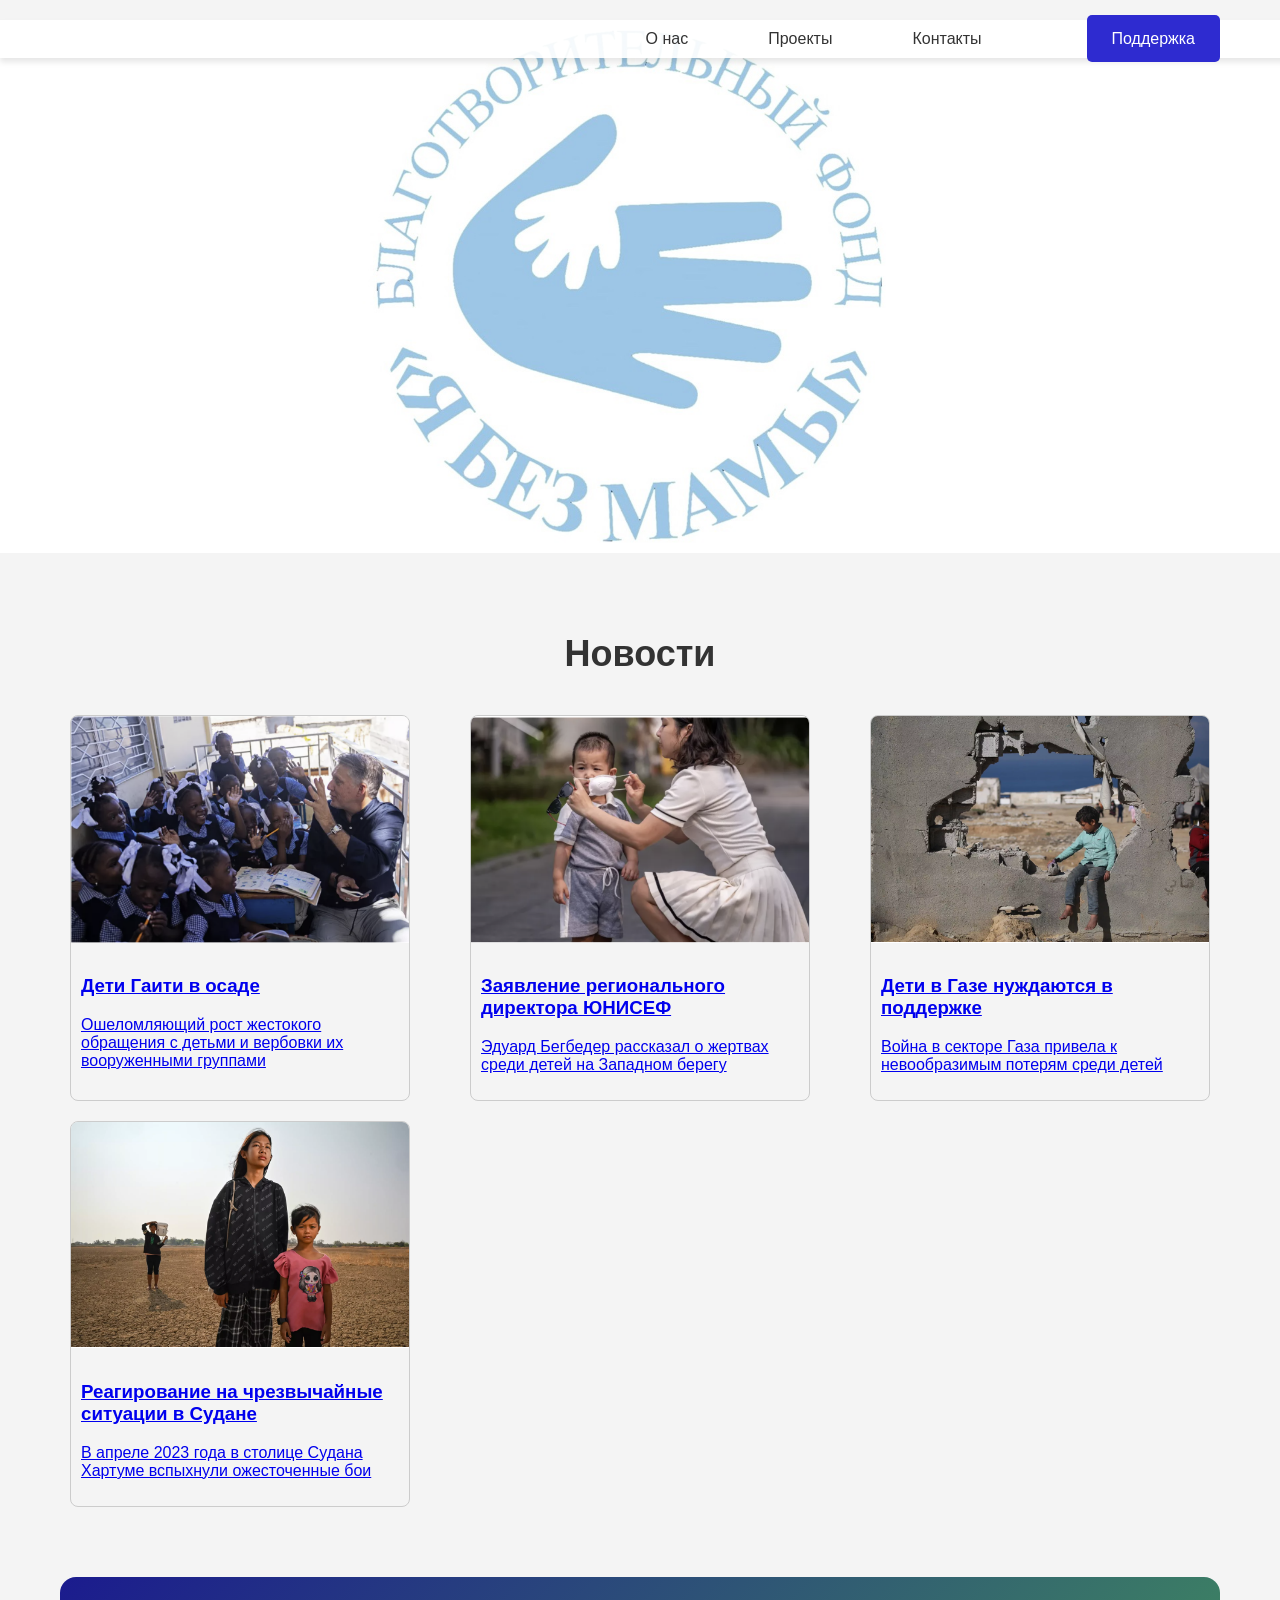
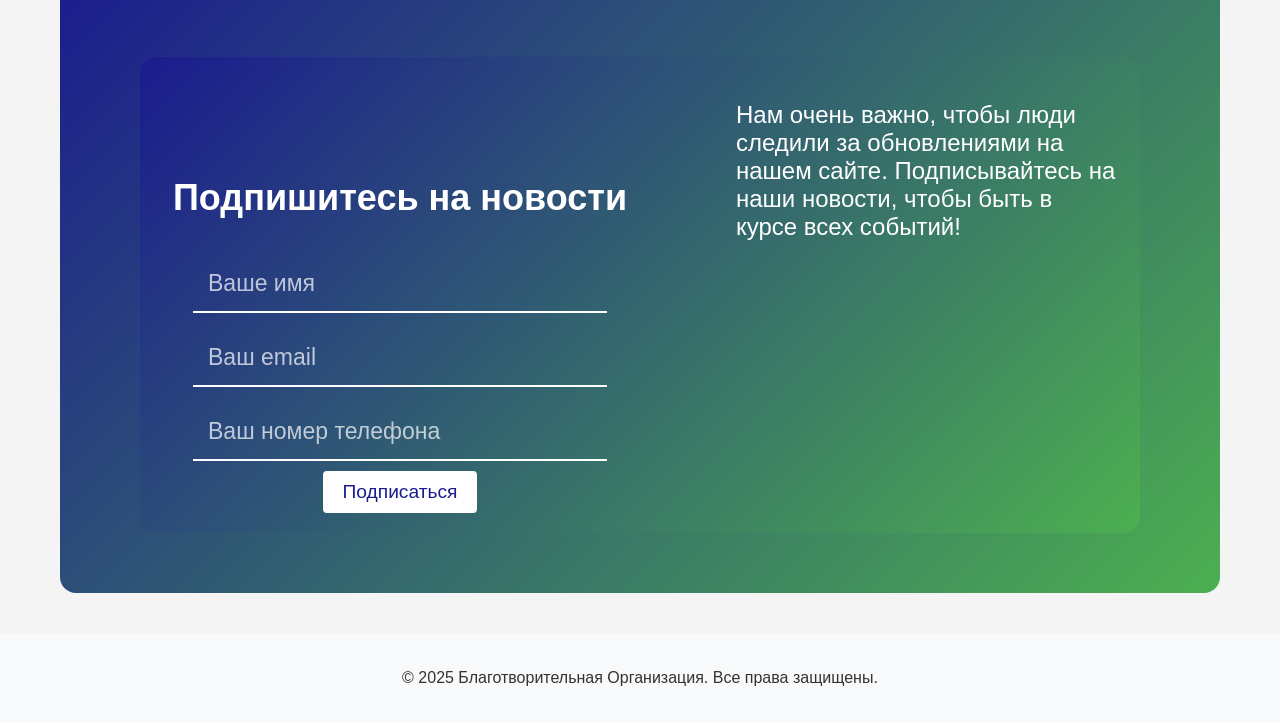
<file: index.html>
<!DOCTYPE html>
<html lang="ru">
<head>
    <meta charset="UTF-8">
    <meta name="viewport" content="width=device-width, initial-scale=1.0">
    <title>Моя страница</title>
    <link rel="stylesheet" href="styles/styles.css">


</head>
<body>
    <header>
        <nav>
            <div class="burger-menu" id="burger-menu">
                <div class="burger-line"></div>
                <div class="burger-line"></div>
                <div class="burger-line"></div>
            </div>


            <ul id="nav-links">
                <li><a href="pages/about.html">О нас</a></li>
                <li><a href="pages/projects.html">Проекты</a></li>
                <li><a href="pages/team.html">Контакты</a></li> 
                <div class="separator"></div>
                <li><a href="pages/donate.html" class="support-button">Поддержка</a></li>
            </ul>
        </nav>
    </header>

    <main>
        <img src="assets/dawn.jpg" alt="Лого" style="width: 100%; max-width: 1920px; height: auto; display: block; margin: 20px auto;">
        
        <h2 style="margin-top: 80px; font-size: 36px;">Новости</h2>
        
        <div class="news-section">
            <div class="news-card">
                <a href="pages/news1.html">
                    <img src="assets/new1.jpg" alt="Новость 1">
                    <div class="news-card-content">
                        <h3>Дети Гаити в осаде</h3>
                        <p>Ошеломляющий рост жестокого обращения с детьми и вербовки их вооруженными группами</p>
                    </div>
                </a>
            </div>
            <div class="news-card">
                <a href="pages/news2.html">
                    <img src="assets/new2.jpg" alt="Новость 2">
                    <div class="news-card-content">
                        <h3>Заявление регионального директора ЮНИСЕФ</h3>
                        <p>Эдуард Бегбедер рассказал о жертвах среди детей на Западном берегу</p>
                    </div>
                </a>
            </div>
            <div class="news-card">
                <a href="pages/news3.html">
                    <img src="assets/new3.jpg" alt="Новость 3">
                    <div class="news-card-content">
                        <h3>Дети в Газе нуждаются в поддержке</h3>
                        <p>Война в секторе Газа привела к невообразимым потерям среди детей</p>
                    </div>
                </a>
            </div>
            <div class="news-card">
                <a href="pages/news4.html">
                    <img src="assets/new4.jpg" alt="Новость 4">
                    <div class="news-card-content">
                        <h3>Реагирование на чрезвычайные ситуации в Судане</h3>
                        <p> В апреле 2023 года в столице Судана Хартуме вспыхнули ожесточенные бои</p>
                    </div>
                </a>
            </div>
        </div>

        <section class="subscribe-form">
            <div class="subscribe-form">
                <div class="form-content">
                    <h2>Подпишитесь на новости</h2>
                    <form>
                        <input type="text" placeholder="Ваше имя" required>
                        <input type="email" placeholder="Ваш email" required>
                        <input type="tel" placeholder="Ваш номер телефона" required>
                        <button type="submit">Подписаться</button>
                    </form>
                </div>
                <div class="info-text">
                    <p>Нам очень важно, чтобы люди следили за обновлениями на нашем сайте. Подписывайтесь на наши новости, чтобы быть в курсе всех событий!</p>
                </div>
            </div>
        </section>
    </main>

    
    <footer>
        <p>&copy; 2025 Благотворительная Организация. Все права защищены.</p>
    </footer>
    <script src="scripts/burger-menu.js"></script>
</body>
</html>
</file>
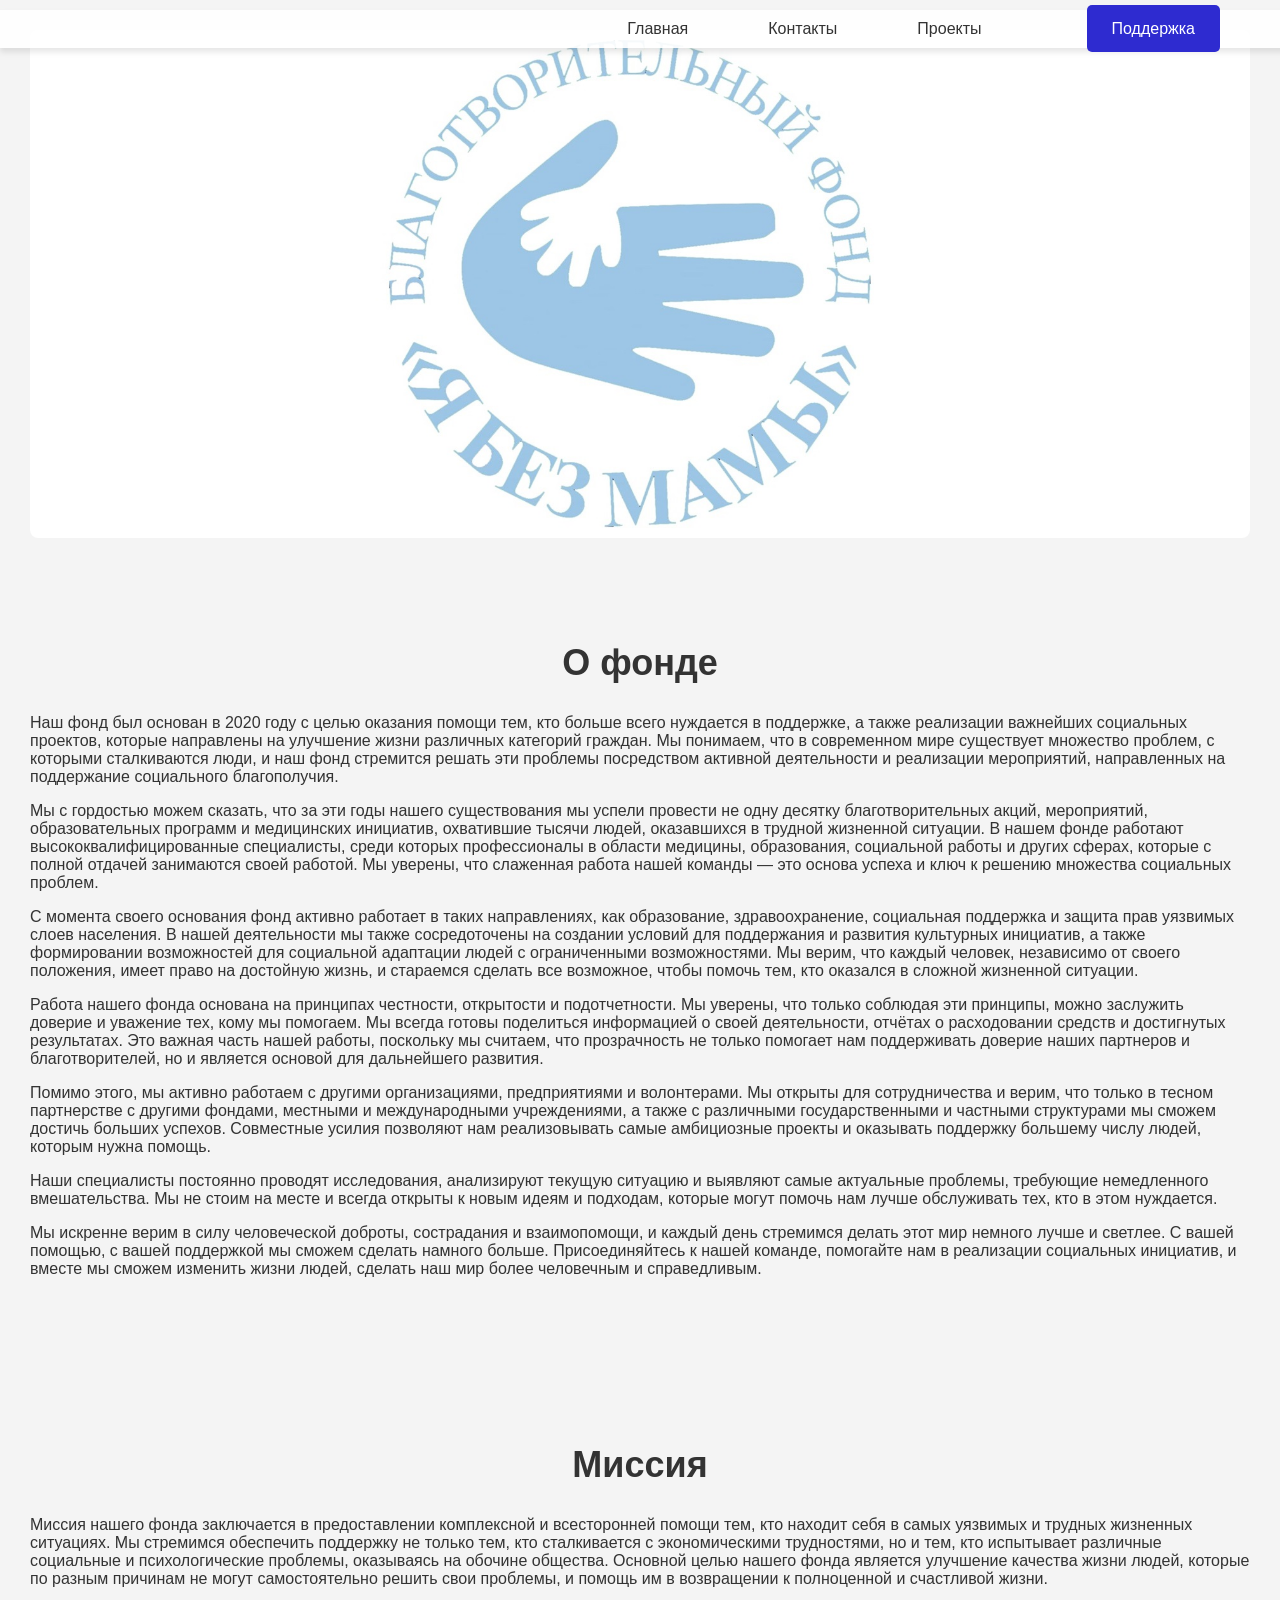
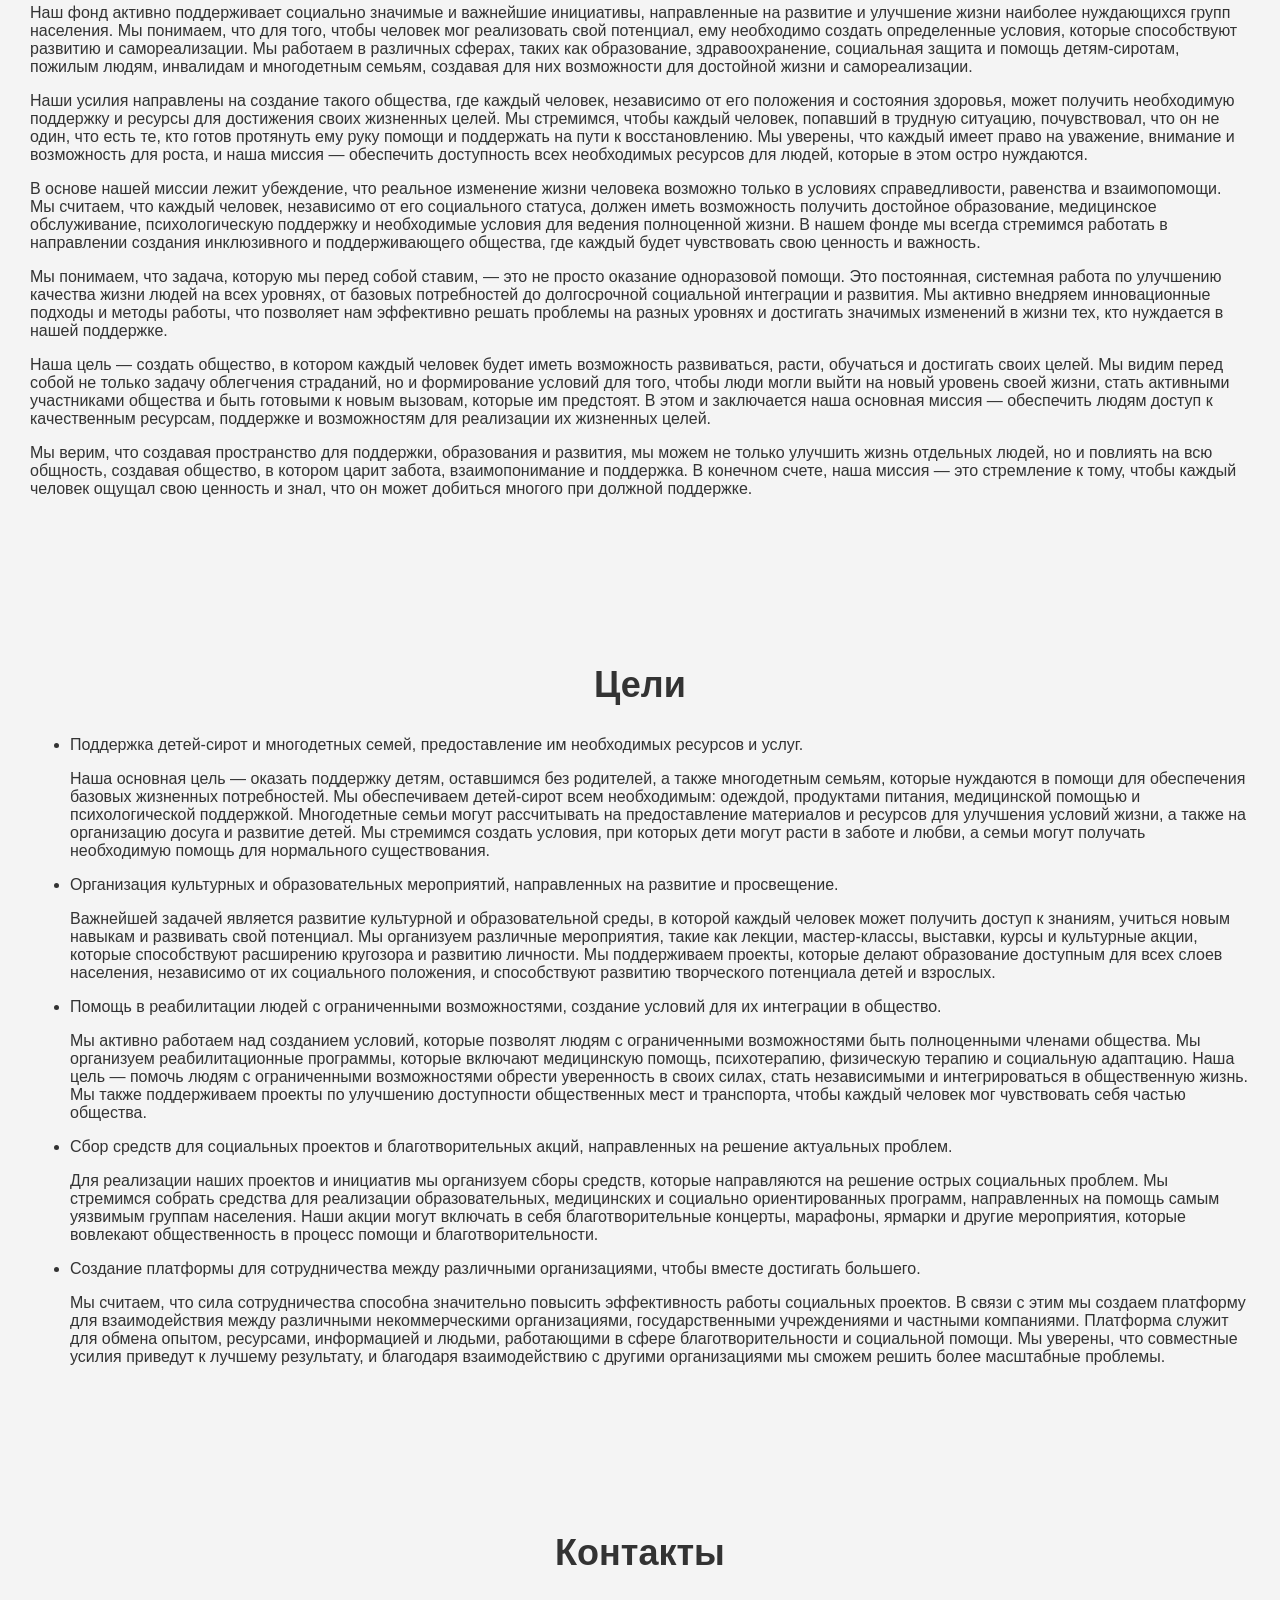
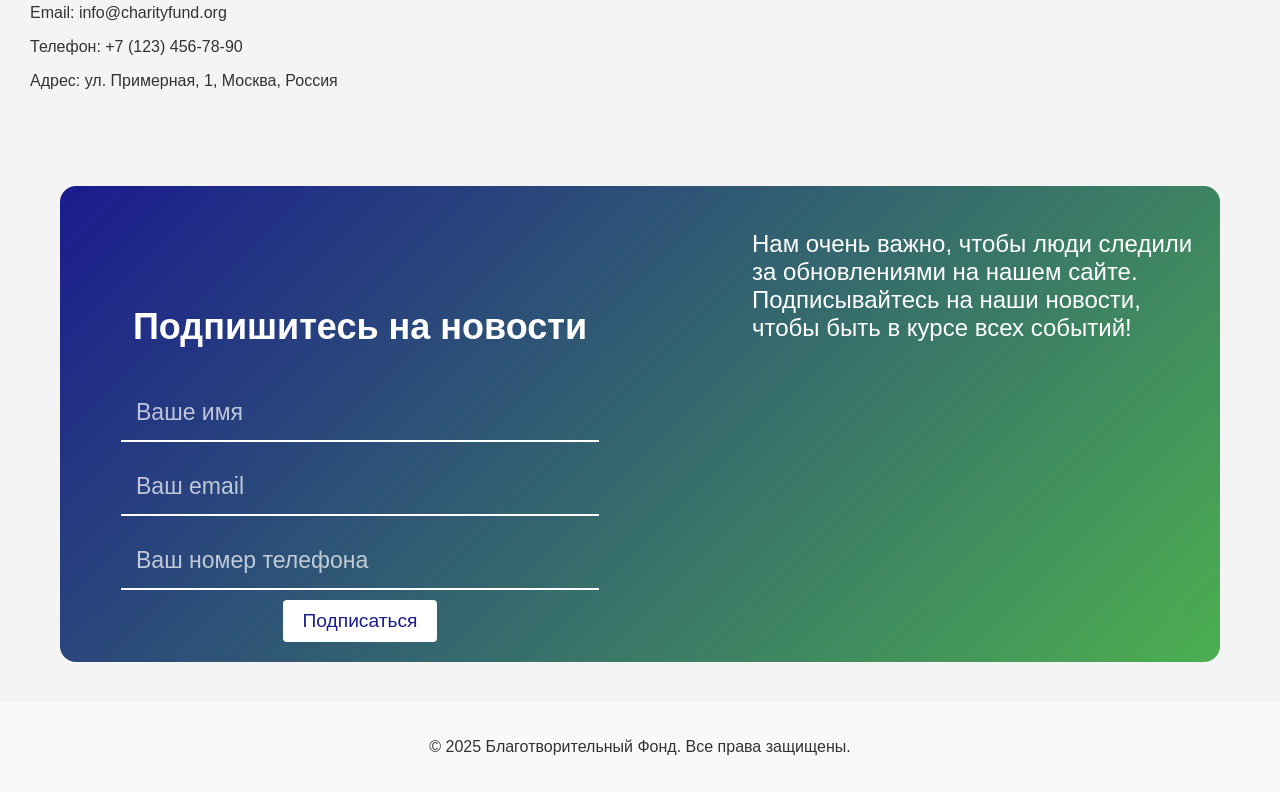
<file: pages/about.html>
<!DOCTYPE html>
<html lang="ru">
<head>
    <meta charset="UTF-8">
    <meta name="viewport" content="width=device-width, initial-scale=1.0">
    <title>Информация о фонде</title>
    <link rel="stylesheet" href="../styles/styles.css"> 
</head>
<body>

    <header>
        <nav>
            <div class="burger-menu" id="burger-menu">
                <div class="burger-line"></div>
                <div class="burger-line"></div>
                <div class="burger-line"></div>
            </div>
            
            <ul id="nav-links">                
                <li><a href="../index.html">Главная</a></li>
                <li><a href="../pages/team.html">Контакты</a></li>
                <li><a href="../pages/projects.html">Проекты</a></li>

                <div class="separator"></div>
                <li><a href="../pages/donate.html" class="support-button">Поддержка</a></li>
            </ul>
        </nav>
    </header>

    <main>
        <section id="about">
            <img src="../assets/dawn.jpg" alt="Томбов своих не бросает" style="max-width: 100%; height: auto; border-radius: 8px;">
            <h2>О фонде</h2>
            
            <p>Наш фонд был основан в 2020 году с целью оказания помощи тем, кто больше всего нуждается в поддержке, а также реализации важнейших социальных проектов, которые направлены на улучшение жизни различных категорий граждан. Мы понимаем, что в современном мире существует множество проблем, с которыми сталкиваются люди, и наш фонд стремится решать эти проблемы посредством активной деятельности и реализации мероприятий, направленных на поддержание социального благополучия.</p>
            <p>Мы с гордостью можем сказать, что за эти годы нашего существования мы успели провести не одну десятку благотворительных акций, мероприятий, образовательных программ и медицинских инициатив, охватившие тысячи людей, оказавшихся в трудной жизненной ситуации. В нашем фонде работают высококвалифицированные специалисты, среди которых профессионалы в области медицины, образования, социальной работы и других сферах, которые с полной отдачей занимаются своей работой. Мы уверены, что слаженная работа нашей команды — это основа успеха и ключ к решению множества социальных проблем.</p>
            <p>С момента своего основания фонд активно работает в таких направлениях, как образование, здравоохранение, социальная поддержка и защита прав уязвимых слоев населения. В нашей деятельности мы также сосредоточены на создании условий для поддержания и развития культурных инициатив, а также формировании возможностей для социальной адаптации людей с ограниченными возможностями. Мы верим, что каждый человек, независимо от своего положения, имеет право на достойную жизнь, и стараемся сделать все возможное, чтобы помочь тем, кто оказался в сложной жизненной ситуации.</p>
            <p>Работа нашего фонда основана на принципах честности, открытости и подотчетности. Мы уверены, что только соблюдая эти принципы, можно заслужить доверие и уважение тех, кому мы помогаем. Мы всегда готовы поделиться информацией о своей деятельности, отчётах о расходовании средств и достигнутых результатах. Это важная часть нашей работы, поскольку мы считаем, что прозрачность не только помогает нам поддерживать доверие наших партнеров и благотворителей, но и является основой для дальнейшего развития.</p>
            <p>Помимо этого, мы активно работаем с другими организациями, предприятиями и волонтерами. Мы открыты для сотрудничества и верим, что только в тесном партнерстве с другими фондами, местными и международными учреждениями, а также с различными государственными и частными структурами мы сможем достичь больших успехов. Совместные усилия позволяют нам реализовывать самые амбициозные проекты и оказывать поддержку большему числу людей, которым нужна помощь.</p>
            <p>Наши специалисты постоянно проводят исследования, анализируют текущую ситуацию и выявляют самые актуальные проблемы, требующие немедленного вмешательства. Мы не стоим на месте и всегда открыты к новым идеям и подходам, которые могут помочь нам лучше обслуживать тех, кто в этом нуждается.</p>
            <p>Мы искренне верим в силу человеческой доброты, сострадания и взаимопомощи, и каждый день стремимся делать этот мир немного лучше и светлее. С вашей помощью, с вашей поддержкой мы сможем сделать намного больше. Присоединяйтесь к нашей команде, помогайте нам в реализации социальных инициатив, и вместе мы сможем изменить жизни людей, сделать наш мир более человечным и справедливым.</p>
        </section>

        <section id="mission">
            <h2>Миссия</h2>
            <p>Миссия нашего фонда заключается в предоставлении комплексной и всесторонней помощи тем, кто находит себя в самых уязвимых и трудных жизненных ситуациях. Мы стремимся обеспечить поддержку не только тем, кто сталкивается с экономическими трудностями, но и тем, кто испытывает различные социальные и психологические проблемы, оказываясь на обочине общества. Основной целью нашего фонда является улучшение качества жизни людей, которые по разным причинам не могут самостоятельно решить свои проблемы, и помощь им в возвращении к полноценной и счастливой жизни.</p>
            <p>Наш фонд активно поддерживает социально значимые и важнейшие инициативы, направленные на развитие и улучшение жизни наиболее нуждающихся групп населения. Мы понимаем, что для того, чтобы человек мог реализовать свой потенциал, ему необходимо создать определенные условия, которые способствуют развитию и самореализации. Мы работаем в различных сферах, таких как образование, здравоохранение, социальная защита и помощь детям-сиротам, пожилым людям, инвалидам и многодетным семьям, создавая для них возможности для достойной жизни и самореализации.</p>
            <p>Наши усилия направлены на создание такого общества, где каждый человек, независимо от его положения и состояния здоровья, может получить необходимую поддержку и ресурсы для достижения своих жизненных целей. Мы стремимся, чтобы каждый человек, попавший в трудную ситуацию, почувствовал, что он не один, что есть те, кто готов протянуть ему руку помощи и поддержать на пути к восстановлению. Мы уверены, что каждый имеет право на уважение, внимание и возможность для роста, и наша миссия — обеспечить доступность всех необходимых ресурсов для людей, которые в этом остро нуждаются.</p>
            <p>В основе нашей миссии лежит убеждение, что реальное изменение жизни человека возможно только в условиях справедливости, равенства и взаимопомощи. Мы считаем, что каждый человек, независимо от его социального статуса, должен иметь возможность получить достойное образование, медицинское обслуживание, психологическую поддержку и необходимые условия для ведения полноценной жизни. В нашем фонде мы всегда стремимся работать в направлении создания инклюзивного и поддерживающего общества, где каждый будет чувствовать свою ценность и важность.</p>
            <p>Мы понимаем, что задача, которую мы перед собой ставим, — это не просто оказание одноразовой помощи. Это постоянная, системная работа по улучшению качества жизни людей на всех уровнях, от базовых потребностей до долгосрочной социальной интеграции и развития. Мы активно внедряем инновационные подходы и методы работы, что позволяет нам эффективно решать проблемы на разных уровнях и достигать значимых изменений в жизни тех, кто нуждается в нашей поддержке.</p>
            <p>Наша цель — создать общество, в котором каждый человек будет иметь возможность развиваться, расти, обучаться и достигать своих целей. Мы видим перед собой не только задачу облегчения страданий, но и формирование условий для того, чтобы люди могли выйти на новый уровень своей жизни, стать активными участниками общества и быть готовыми к новым вызовам, которые им предстоят. В этом и заключается наша основная миссия — обеспечить людям доступ к качественным ресурсам, поддержке и возможностям для реализации их жизненных целей.</p>
            <p>Мы верим, что создавая пространство для поддержки, образования и развития, мы можем не только улучшить жизнь отдельных людей, но и повлиять на всю общность, создавая общество, в котором царит забота, взаимопонимание и поддержка. В конечном счете, наша миссия — это стремление к тому, чтобы каждый человек ощущал свою ценность и знал, что он может добиться многого при должной поддержке.</p>
        </section>

        <section id="goals">
            <h2>Цели</h2>
            <ul class="goals-list">
                <li class="goal-item">
                    Поддержка детей-сирот и многодетных семей, предоставление им необходимых ресурсов и услуг.
                </li>
                <p class="goal-description">
                    Наша основная цель — оказать поддержку детям, оставшимся без родителей, а также многодетным семьям, которые нуждаются в помощи для обеспечения базовых жизненных потребностей. Мы обеспечиваем детей-сирот всем необходимым: одеждой, продуктами питания, медицинской помощью и психологической поддержкой. Многодетные семьи могут рассчитывать на предоставление материалов и ресурсов для улучшения условий жизни, а также на организацию досуга и развитие детей. Мы стремимся создать условия, при которых дети могут расти в заботе и любви, а семьи могут получать необходимую помощь для нормального существования.
                </p>
        
                <li class="goal-item">
                    Организация культурных и образовательных мероприятий, направленных на развитие и просвещение.
                </li>
                <p class="goal-description">
                    Важнейшей задачей является развитие культурной и образовательной среды, в которой каждый человек может получить доступ к знаниям, учиться новым навыкам и развивать свой потенциал. Мы организуем различные мероприятия, такие как лекции, мастер-классы, выставки, курсы и культурные акции, которые способствуют расширению кругозора и развитию личности. Мы поддерживаем проекты, которые делают образование доступным для всех слоев населения, независимо от их социального положения, и способствуют развитию творческого потенциала детей и взрослых.
                </p>
        
                <li class="goal-item">
                    Помощь в реабилитации людей с ограниченными возможностями, создание условий для их интеграции в общество.
                </li>
                <p class="goal-description">
                    Мы активно работаем над созданием условий, которые позволят людям с ограниченными возможностями быть полноценными членами общества. Мы организуем реабилитационные программы, которые включают медицинскую помощь, психотерапию, физическую терапию и социальную адаптацию. Наша цель — помочь людям с ограниченными возможностями обрести уверенность в своих силах, стать независимыми и интегрироваться в общественную жизнь. Мы также поддерживаем проекты по улучшению доступности общественных мест и транспорта, чтобы каждый человек мог чувствовать себя частью общества.
                </p>
        
                <li class="goal-item">
                    Сбор средств для социальных проектов и благотворительных акций, направленных на решение актуальных проблем.
                </li>
                <p class="goal-description">
                    Для реализации наших проектов и инициатив мы организуем сборы средств, которые направляются на решение острых социальных проблем. Мы стремимся собрать средства для реализации образовательных, медицинских и социально ориентированных программ, направленных на помощь самым уязвимым группам населения. Наши акции могут включать в себя благотворительные концерты, марафоны, ярмарки и другие мероприятия, которые вовлекают общественность в процесс помощи и благотворительности.
                </p>
        
                <li class="goal-item">
                    Создание платформы для сотрудничества между различными организациями, чтобы вместе достигать большего.
                </li>
                <p class="goal-description">
                    Мы считаем, что сила сотрудничества способна значительно повысить эффективность работы социальных проектов. В связи с этим мы создаем платформу для взаимодействия между различными некоммерческими организациями, государственными учреждениями и частными компаниями. Платформа служит для обмена опытом, ресурсами, информацией и людьми, работающими в сфере благотворительности и социальной помощи. Мы уверены, что совместные усилия приведут к лучшему результату, и благодаря взаимодействию с другими организациями мы сможем решить более масштабные проблемы.
                </p>
            </ul>
        </section>
        
        <section id="contacts">
            <h2>Контакты</h2>
            <p>Email: info@charityfund.org</p>
            <p>Телефон: +7 (123) 456-78-90</p>
            <p>Адрес: ул. Примерная, 1, Москва, Россия</p>
        </section>

        <section class="subscribe-form">
            <div class="form-content">
                <h2>Подпишитесь на новости</h2>
                <form>
                    <input type="text" placeholder="Ваше имя" required>
                    <input type="email" placeholder="Ваш email" required>
                    <input type="tel" placeholder="Ваш номер телефона" required>
                    <button type="submit">Подписаться</button>
                </form>
            </div>
            <div class="info-text">
                <p>Нам очень важно, чтобы люди следили за обновлениями на нашем сайте. Подписывайтесь на наши новости, чтобы быть в курсе всех событий!</p>
            </div>
        </section>
    </main>

    <footer>
        <p>&copy; 2025 Благотворительный Фонд. Все права защищены.</p>
    </footer>

    <script src="../scripts/burger-menu.js"></script>
</body>
</html>
</file>
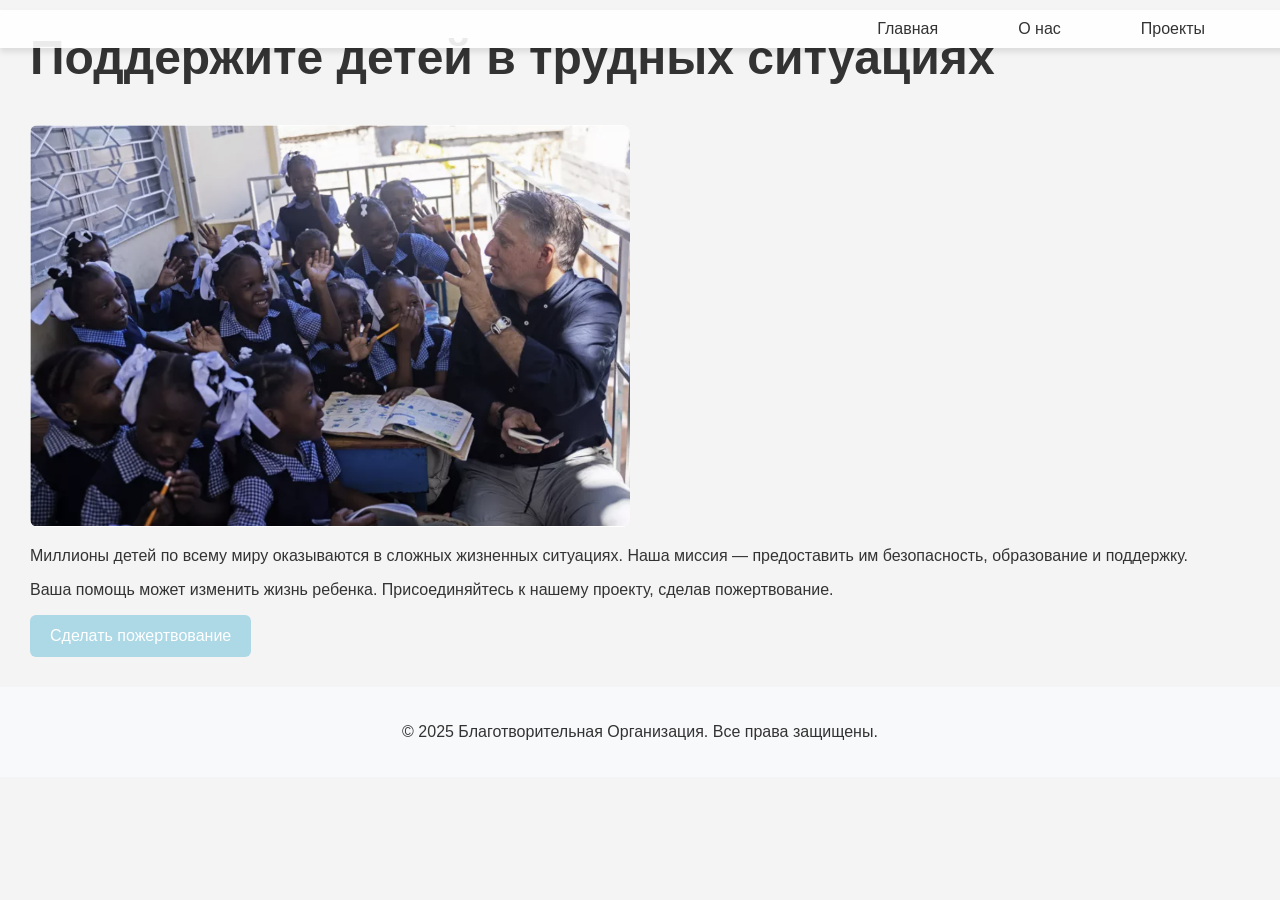
<file: pages/children_help.html>
<!DOCTYPE html>
<html lang="ru">
<head>
    <meta charset="UTF-8">
    <meta name="viewport" content="width=device-width, initial-scale=1.0">
    <title>Помощь детям</title>
    <link rel="stylesheet" href="../styles/styles.css">
</head>
<body>
    <header>
        <nav>
            <div class="burger-menu" id="burger-menu">
                <div class="burger-line"></div>
                <div class="burger-line"></div>
                <div class="burger-line"></div>
            </div>
            
            <ul id="nav-links">
                <li><a href="../index.html">Главная</a></li>
                <li><a href="../pages/about.html">О нас</a></li>
                <li><a href="../pages/projects.html">Проекты</a></li>
            </ul>
        </nav>
    </header>

    <section>
        <h1>Поддержите детей в трудных ситуациях</h1>
        <img src="../assets/new1.jpg" alt="Ребенок в трудной ситуации" style="width: 100%; max-width: 600px; border-radius: 8px;">
        <p>
            Миллионы детей по всему миру оказываются в сложных жизненных ситуациях.  
            Наша миссия — предоставить им безопасность, образование и поддержку.
        </p>
        <p>
            Ваша помощь может изменить жизнь ребенка.  
            Присоединяйтесь к нашему проекту, сделав пожертвование.
        </p>
        <a href="../pages/donate.html">
            <button class="donate-button">Сделать пожертвование</button>
        </a>
    </section>

    <footer>
        <p>&copy; 2025 Благотворительная Организация. Все права защищены.</p>
    </footer>

    <script src="../scripts/burger-menu.js"></script>
</body>
</html>
</file>
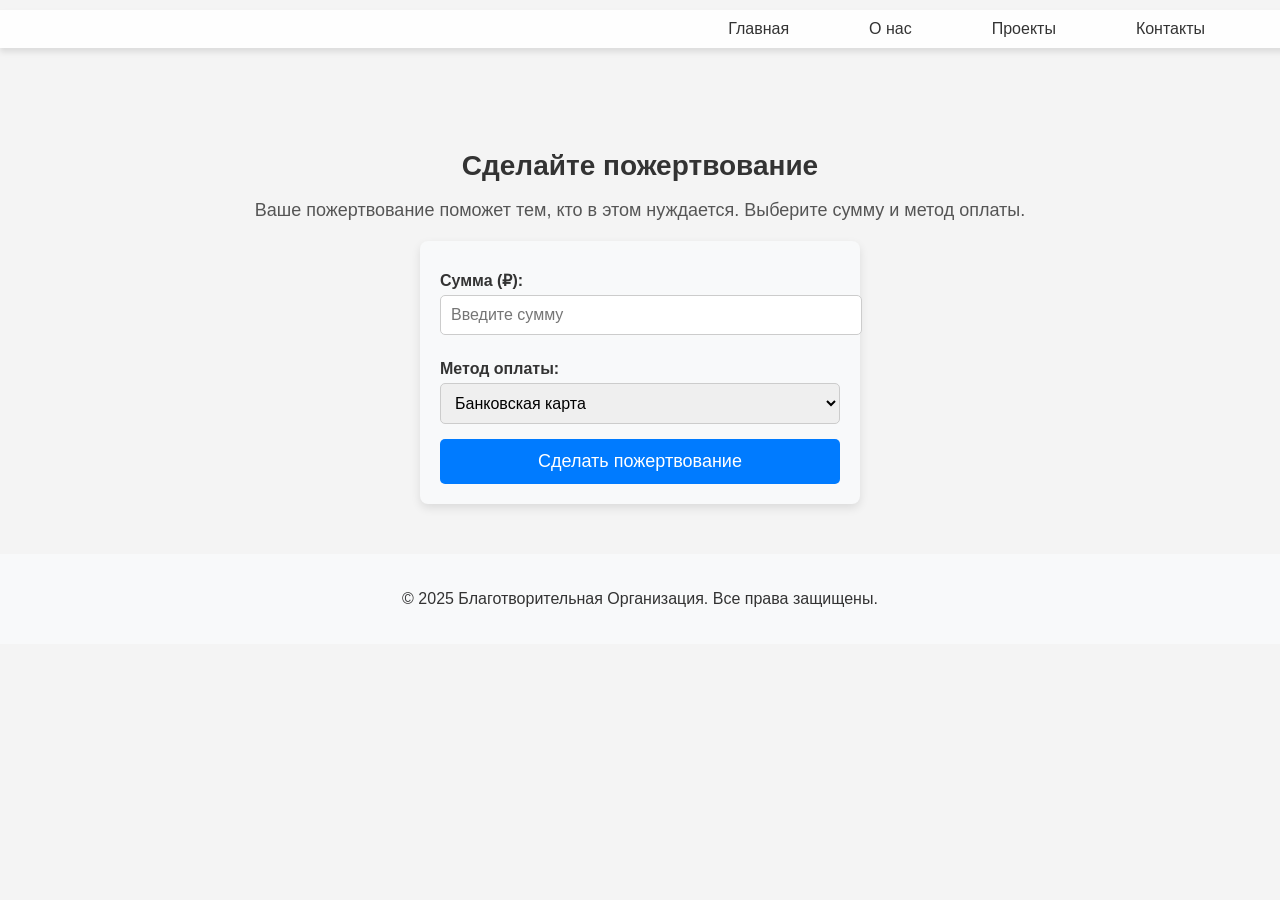
<file: pages/donate.html>
<!DOCTYPE html>
<html lang="ru">
<head>
    <meta charset="UTF-8">
    <meta name="viewport" content="width=device-width, initial-scale=1.0">
    <link rel="stylesheet" href="../styles/styles.css">
    <title>Пожертвования</title>
</head>
<body>
    <header>
        <nav>
            <div class="burger-menu" id="burger-menu">
                <div class="burger-line"></div>
                <div class="burger-line"></div>
                <div class="burger-line"></div>
            </div>
            
            <ul id="nav-links">
                <li><a href="../index.html">Главная</a></li>
                <li><a href="../pages/about.html">О нас</a></li>
                <li><a href="../pages/projects.html">Проекты</a></li>
                <li><a href="../pages/team.html">Контакты</a></li>
            </ul>
        </nav>
    </header>
    <section class="donation-section">
        <h2 class="donation-title">Сделайте пожертвование</h2>
        <p class="donation-text">Ваше пожертвование поможет тем, кто в этом нуждается. Выберите сумму и метод оплаты.</p>
        
        <form id="donation-form" class="donation-form">
            <label for="amount" class="donation-label">Сумма (₽):</label>
            <input type="number" id="amount" name="amount" class="donation-input" min="50" required placeholder="Введите сумму">
            
            <label for="payment-method" class="donation-label">Метод оплаты:</label>
            <select id="payment-method" name="payment-method" class="donation-select" required>
                <option value="card">Банковская карта</option>
                <option value="paypal">PayPal</option>
                <option value="yoomoney">ЮMoney</option>
                <option value="crypto">Криптовалюта</option>
            </select>

            <button type="submit" class="donation-button">Сделать пожертвование</button>
        </form>
    </section>


    <footer>
        <p>&copy; 2025 Благотворительная Организация. Все права защищены.</p>
    </footer>

    <script>
        document.getElementById("donation-form").addEventListener("submit", function(event) {
            event.preventDefault();
            const amount = document.getElementById("amount").value;
            const method = document.getElementById("payment-method").value;

            if (amount < 50) {
                alert("Минимальная сумма пожертвования - 50 ₽");
            } else {
                alert(`Спасибо за пожертвование в размере ${amount} ₽ с помощью ${method}!`);
            }
        });
    </script>

<script src="../scripts/burger-menu.js"></script>
</body>
</html>
</file>
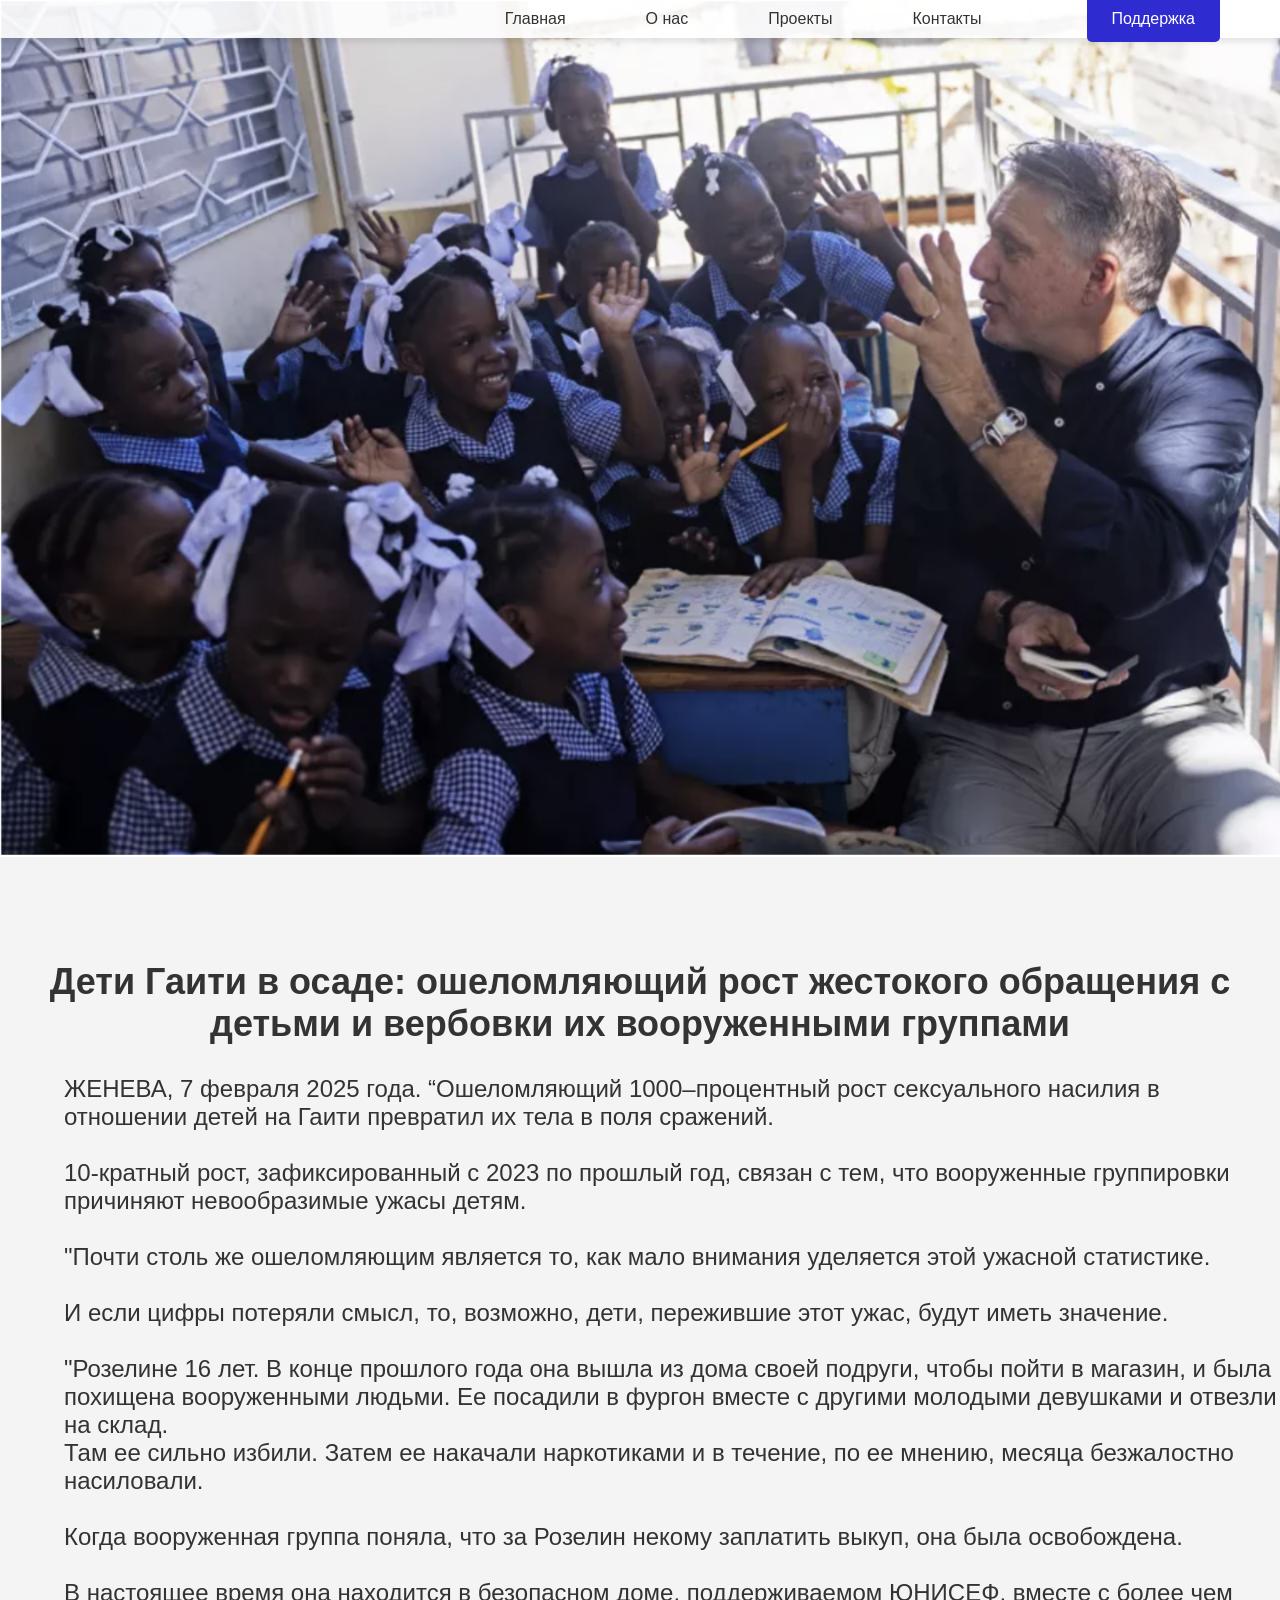
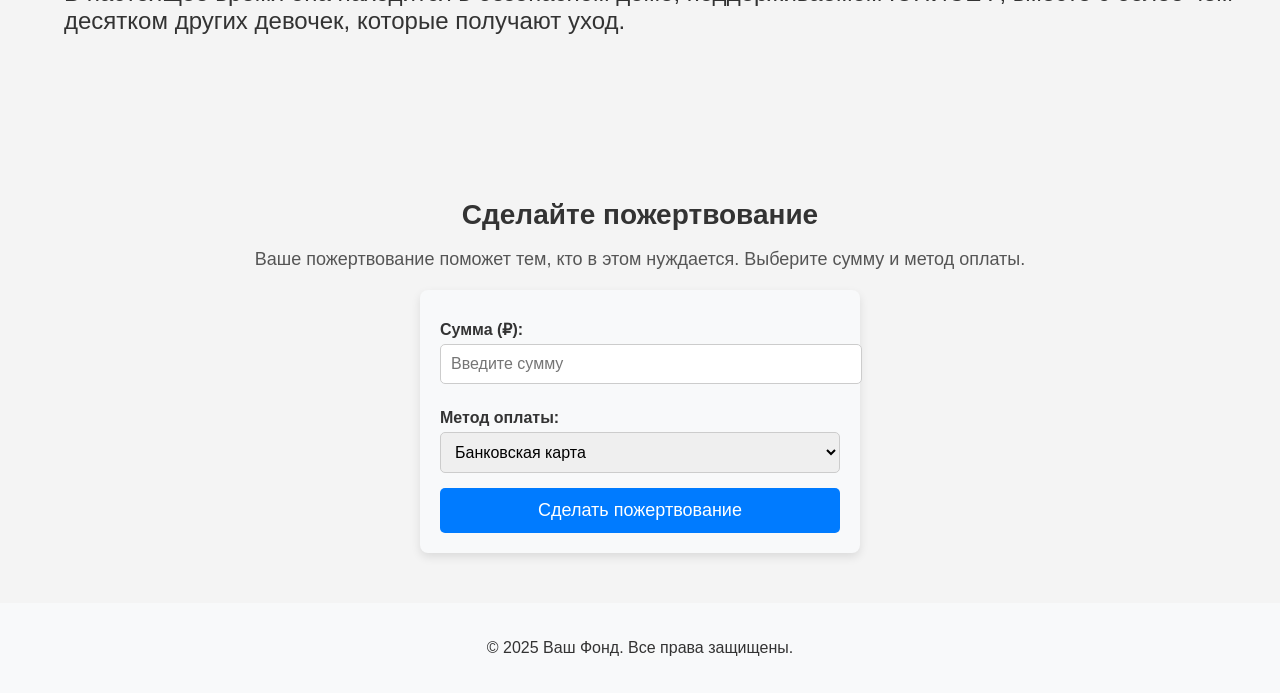
<file: pages/news1.html>
<!DOCTYPE html>
<html lang="ru">
<head>
    <meta charset="UTF-8">
    <meta name="viewport" content="width=device-width, initial-scale=1.0">
    <title>Дети Гаити в осаде</title>
    <link rel="stylesheet" href="../styles/styles.css"> 
</head>
<body>
    <header>
        <nav>
            <div class="burger-menu" id="burger-menu">
                <div class="burger-line"></div>
                <div class="burger-line"></div>
                <div class="burger-line"></div>
            </div>


            <ul id="nav-links">
                <li><a href="../index.html">Главная</a></li>
                <li><a href="../pages/about.html">О нас</a></li>
                <li><a href="../pages/projects.html">Проекты</a></li>
                <li><a href="../pages/team.html">Контакты</a></li> 
                <div class="separator"></div>
                <li><a href="../pages/donate.html" class="support-button">Поддержка</a></li>
            </ul>
        </nav>
    </header>

    <main>

        <article id="news1">
            
            <img src="../assets/new1.jpg" alt="Описание картинки 1" style="width: 100%;">
            <h2 style="font-size: 36px;">Дети Гаити в осаде: ошеломляющий рост жестокого обращения с детьми и вербовки их вооруженными группами</h2>
            <p style="font-size: 24px;width: 100%; padding-left: 5%; max-width: 95%; overflow: auto; ">
                ЖЕНЕВА, 7 февраля 2025 года. “Ошеломляющий 1000–процентный рост 
                сексуального насилия в отношении детей на Гаити превратил их тела 
                в поля сражений.<br>
                <br>
                10-кратный рост, зафиксированный с 2023 по прошлый год, связан с тем,
                что вооруженные группировки причиняют невообразимые ужасы детям.<br>
                <br>
                "Почти столь же ошеломляющим является то, как мало внимания уделяется
                этой ужасной статистике.<br>
                <br>
                И если цифры потеряли смысл, то, возможно, дети, пережившие этот ужас,
                будут иметь значение.<br>
                <br>                
                "Розелине 16 лет. В конце прошлого года она вышла из дома своей 
                подруги, чтобы пойти в магазин, и была похищена вооруженными людьми. 
                Ее посадили в фургон вместе с другими молодыми девушками и 
                отвезли на склад.<br>
                Там ее сильно избили. Затем ее накачали наркотиками и в течение,
                по ее мнению, месяца безжалостно насиловали.<br>
                <br>
                Когда вооруженная группа поняла, что за Розелин некому заплатить 
                выкуп, она была освобождена. <br>
                <br>
                В настоящее время она находится в безопасном доме, поддерживаемом ЮНИСЕФ, 
                вместе с более чем десятком других девочек, которые получают уход.</p>
            
                <section class="donation-section">
                    <h2 class="donation-title">Сделайте пожертвование</h2>
                    <p class="donation-text">Ваше пожертвование поможет тем, кто в этом нуждается. Выберите сумму и метод оплаты.</p>
                    
                    <form id="donation-form" class="donation-form">
                        <label for="amount" class="donation-label">Сумма (₽):</label>
                        <input type="number" id="amount" name="amount" class="donation-input" min="50" required placeholder="Введите сумму">
                        
                        <label for="payment-method" class="donation-label">Метод оплаты:</label>
                        <select id="payment-method" name="payment-method" class="donation-select" required>
                            <option value="card">Банковская карта</option>
                            <option value="paypal">PayPal</option>
                            <option value="yoomoney">ЮMoney</option>
                            <option value="crypto">Криптовалюта</option>
                        </select>
            
                        <button type="submit" class="donation-button">Сделать пожертвование</button>
                    </form>
                </section>
            
        </article>

    
    </main>

    <footer>
        <p>&copy; 2025 Ваш Фонд. Все права защищены.</p>
    </footer>
    <script src="../scripts/burger-menu.js"></script>
</body>
</html>
</file>
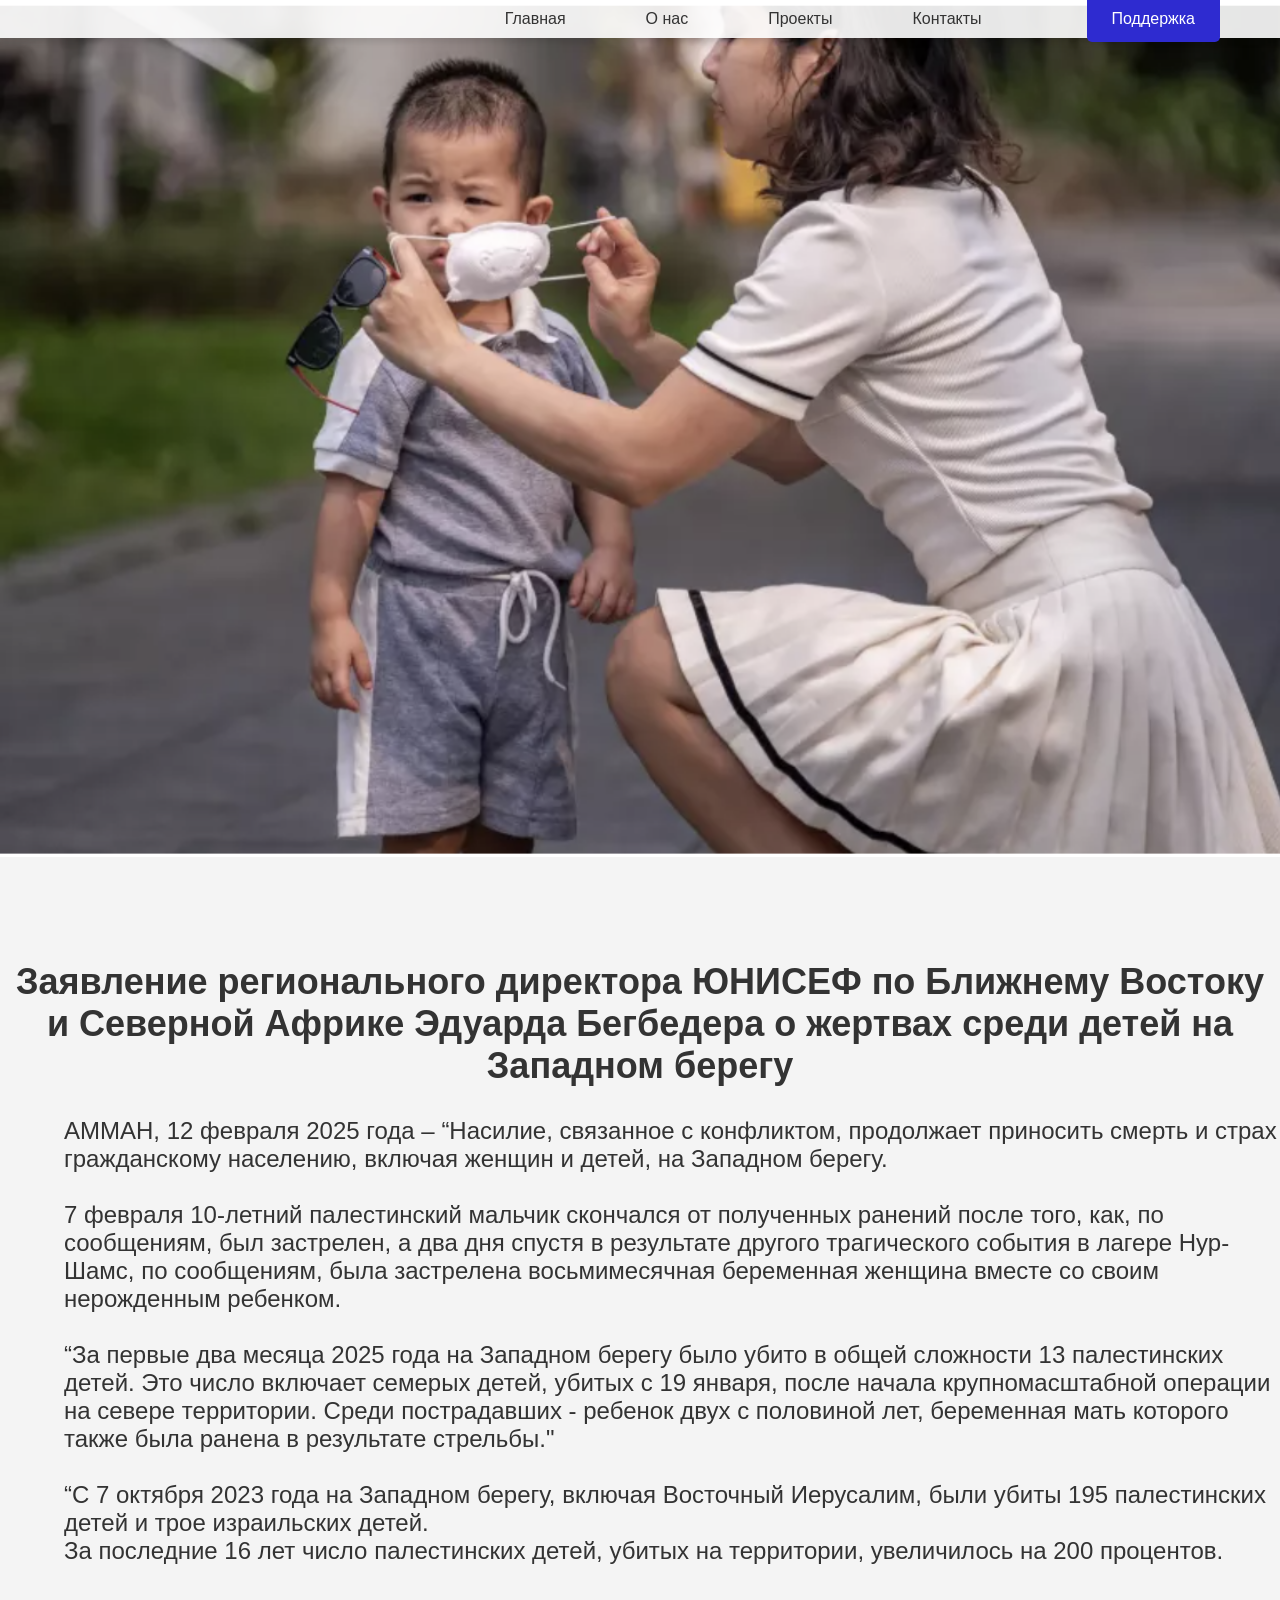
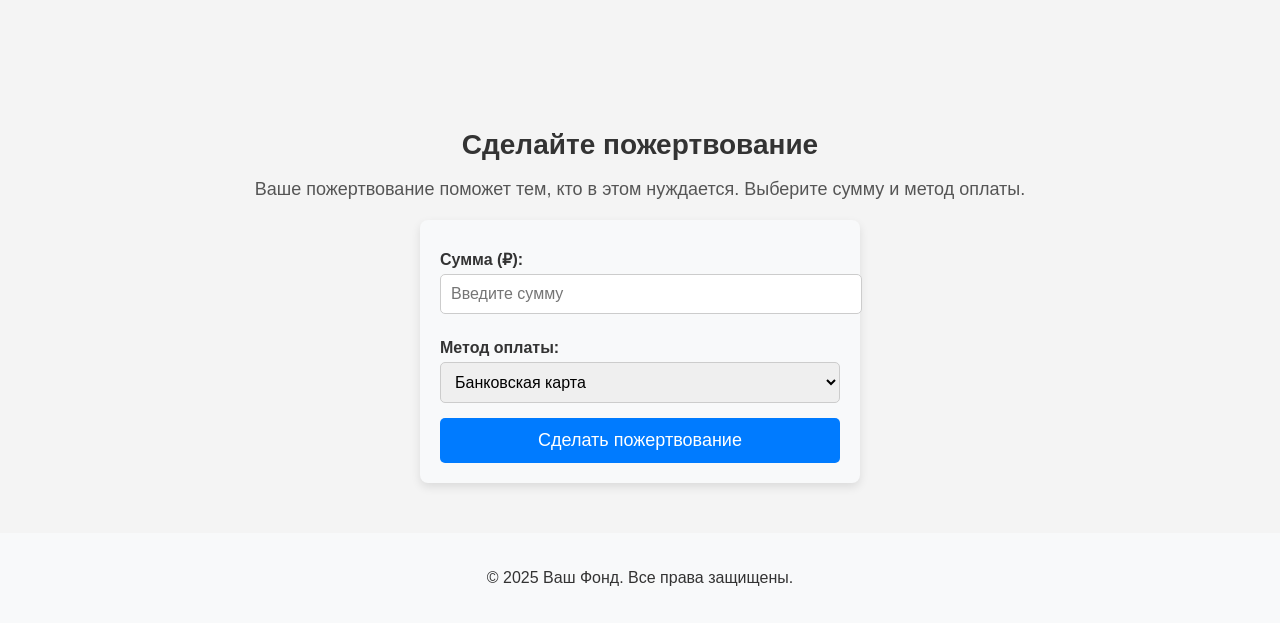
<file: pages/news2.html>
<!DOCTYPE html>
<html lang="ru">
<head>
    <meta charset="UTF-8">
    <meta name="viewport" content="width=device-width, initial-scale=1.0">
    <title>Дети Гаити в осаде</title>
    <link rel="stylesheet" href="../styles/styles.css"> 
</head>
<body>
    <header>
        <nav>
            <div class="burger-menu" id="burger-menu">
                <div class="burger-line"></div>
                <div class="burger-line"></div>
                <div class="burger-line"></div>
            </div>


            <ul id="nav-links">
                <li><a href="../index.html">Главная</a></li>
                <li><a href="../pages/about.html">О нас</a></li>
                <li><a href="../pages/projects.html">Проекты</a></li>
                <li><a href="../pages/team.html">Контакты</a></li> 
                <div class="separator"></div>
                <li><a href="../pages/donate.html" class="support-button">Поддержка</a></li>
            </ul>
        </nav>
    </header>

    <main>

        <article id="news2">
            <img src="../assets/new2.jpg" alt="Ребенок с Востока" style="width: 100%;">
            <h2 style="font-size: 36px;">Заявление регионального директора ЮНИСЕФ по Ближнему Востоку и Северной Африке Эдуарда Бегбедера о жертвах среди детей на Западном берегу</h2>

            <p style="font-size: 24px; padding-left: 5%; width: 95%; max-width: 100%; overflow: auto; ">
                АММАН, 12 февраля 2025 года – “Насилие, связанное с конфликтом,
                продолжает приносить смерть и страх гражданскому населению,
                включая женщин и детей, на Западном берегу.<br>
                <br>
                7 февраля 10-летний палестинский мальчик скончался от полученных 
                ранений после того, как, по сообщениям, был застрелен, а два дня 
                спустя в результате другого трагического события в лагере Нур-Шамс,
                 по сообщениям, была застрелена восьмимесячная беременная женщина 
                 вместе со своим нерожденным ребенком.<br>
                <br>
                “За первые два месяца 2025 года на Западном берегу было убито 
                в общей сложности 13 палестинских детей. Это число включает 
                семерых детей, убитых с 19 января, после начала крупномасштабной 
                операции на севере территории. Среди пострадавших - ребенок двух 
                с половиной лет, беременная мать которого также была ранена в 
                результате стрельбы."<br>
                <br>
                “С 7 октября 2023 года на Западном берегу, включая Восточный Иерусалим, 
                были убиты 195 палестинских детей и трое израильских детей.<br>
                За последние 16 лет число палестинских детей, убитых на территории, 
                увеличилось на 200 процентов.<br>

                </p>
            
                <section class="donation-section">
                    <h2 class="donation-title">Сделайте пожертвование</h2>
                    <p class="donation-text">Ваше пожертвование поможет тем, кто в этом нуждается. Выберите сумму и метод оплаты.</p>
                    
                    <form id="donation-form" class="donation-form">
                        <label for="amount" class="donation-label">Сумма (₽):</label>
                        <input type="number" id="amount" name="amount" class="donation-input" min="50" required placeholder="Введите сумму">
                        
                        <label for="payment-method" class="donation-label">Метод оплаты:</label>
                        <select id="payment-method" name="payment-method" class="donation-select" required>
                            <option value="card">Банковская карта</option>
                            <option value="paypal">PayPal</option>
                            <option value="yoomoney">ЮMoney</option>
                            <option value="crypto">Криптовалюта</option>
                        </select>
            
                        <button type="submit" class="donation-button">Сделать пожертвование</button>
                    </form>
                </section>
        </article>

    
    </main>

    <footer>
        <p>&copy; 2025 Ваш Фонд. Все права защищены.</p>
    </footer>
    <script src="../scripts/burger-menu.js"></script>
</body>
</html>
</file>
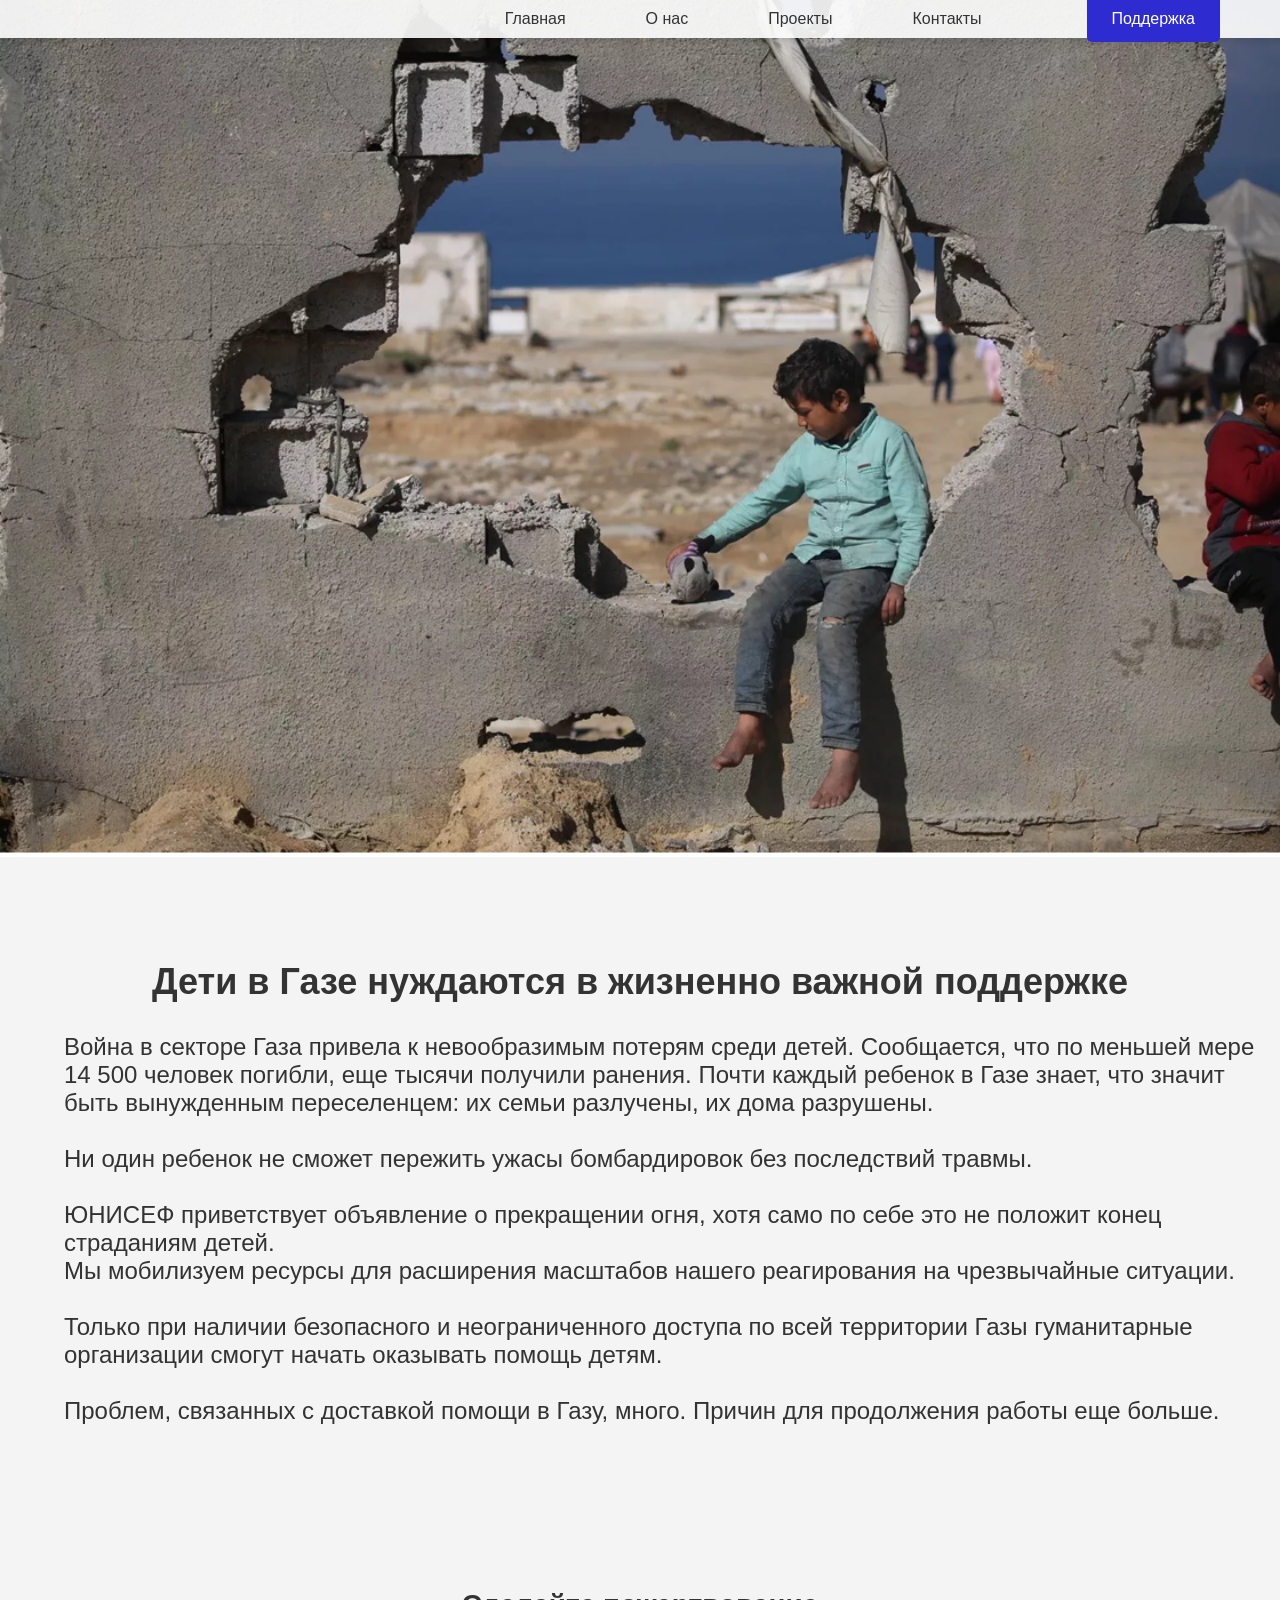
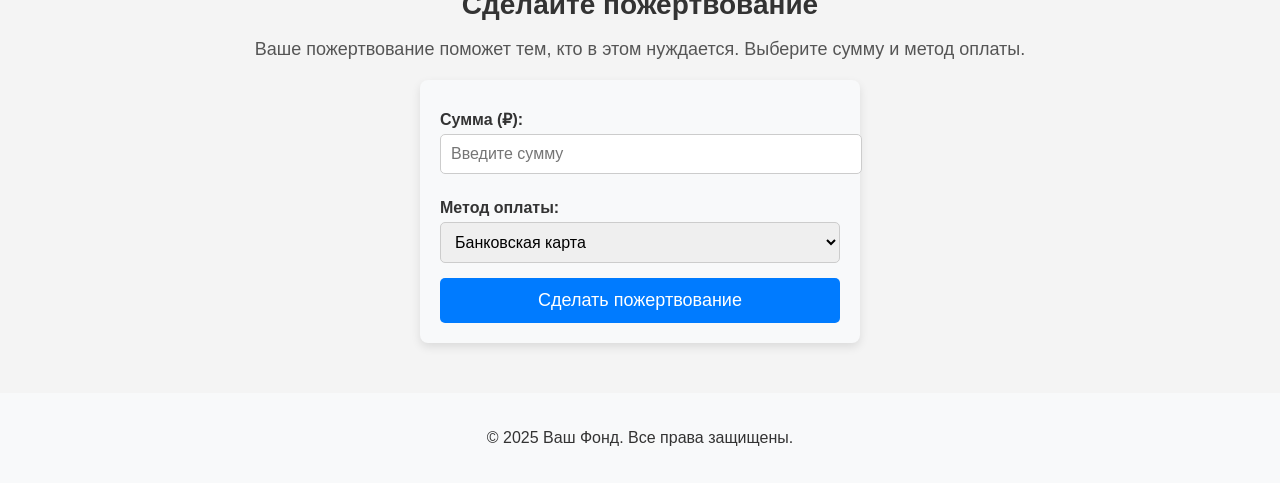
<file: pages/news3.html>
<!DOCTYPE html>
<html lang="ru">
<head>
    <meta charset="UTF-8">
    <meta name="viewport" content="width=device-width, initial-scale=1.0">
    <title>Дети в Газе</title>
    <link rel="stylesheet" href="../styles/styles.css"> 

</head>
<body>
    <header>
        <nav>
            <div class="burger-menu" id="burger-menu">
                <div class="burger-line"></div>
                <div class="burger-line"></div>
                <div class="burger-line"></div>
            </div>


            <ul id="nav-links">
                <li><a href="../index.html">Главная</a></li>
                <li><a href="../pages/about.html">О нас</a></li>
                <li><a href="../pages/projects.html">Проекты</a></li>
                <li><a href="../pages/team.html">Контакты</a></li> 
                <div class="separator"></div>
                <li><a href="../pages/donate.html" class="support-button">Поддержка</a></li>
            </ul>
        </nav>
    </header>

    <main>

           
            <img src="../assets/new3.jpg" alt="Дети из Сектора Газа" style="width: 100%;">
            <h2 style="font-size: 36px;">Дети в Газе нуждаются в жизненно важной поддержке</h2>
            <p style="font-size: 24px; padding-left: 5%; width: 95%; max-width: 100%; overflow: auto; ">
                Война в секторе Газа привела к невообразимым потерям среди детей.
                Сообщается, что по меньшей мере 14 500 человек погибли, еще 
                тысячи получили ранения. Почти каждый ребенок в Газе знает, 
                что значит быть вынужденным переселенцем: их семьи разлучены, 
                их дома разрушены.<br>
                <br>
                Ни один ребенок не сможет пережить ужасы бомбардировок без 
                последствий травмы.<br>
                <br>
                ЮНИСЕФ приветствует объявление о прекращении огня, хотя 
                само по себе это не положит конец страданиям детей.<br>
                Мы мобилизуем ресурсы для расширения масштабов нашего 
                реагирования на чрезвычайные ситуации. <br>
                <br>
                Только при наличии безопасного и неограниченного доступа 
                по всей территории Газы гуманитарные организации смогут 
                начать оказывать помощь детям.<br>
                <br>
                Проблем, связанных с доставкой помощи в Газу, много. 
                Причин для продолжения работы еще больше.</p>
            
                <section class="donation-section">
                    <h2 class="donation-title">Сделайте пожертвование</h2>
                    <p class="donation-text">Ваше пожертвование поможет тем, кто в этом нуждается. Выберите сумму и метод оплаты.</p>
                    
                    <form id="donation-form" class="donation-form">
                        <label for="amount" class="donation-label">Сумма (₽):</label>
                        <input type="number" id="amount" name="amount" class="donation-input" min="50" required placeholder="Введите сумму">
                        
                        <label for="payment-method" class="donation-label">Метод оплаты:</label>
                        <select id="payment-method" name="payment-method" class="donation-select" required>
                            <option value="card">Банковская карта</option>
                            <option value="paypal">PayPal</option>
                            <option value="yoomoney">ЮMoney</option>
                            <option value="crypto">Криптовалюта</option>
                        </select>
            
                        <button type="submit" class="donation-button">Сделать пожертвование</button>
                    </form>
                </section>

    
    </main>

    <footer>
        <p>&copy; 2025 Ваш Фонд. Все права защищены.</p>
    </footer>
    <script src="../scripts/burger-menu.js"></script>
</body>
</html>
</file>
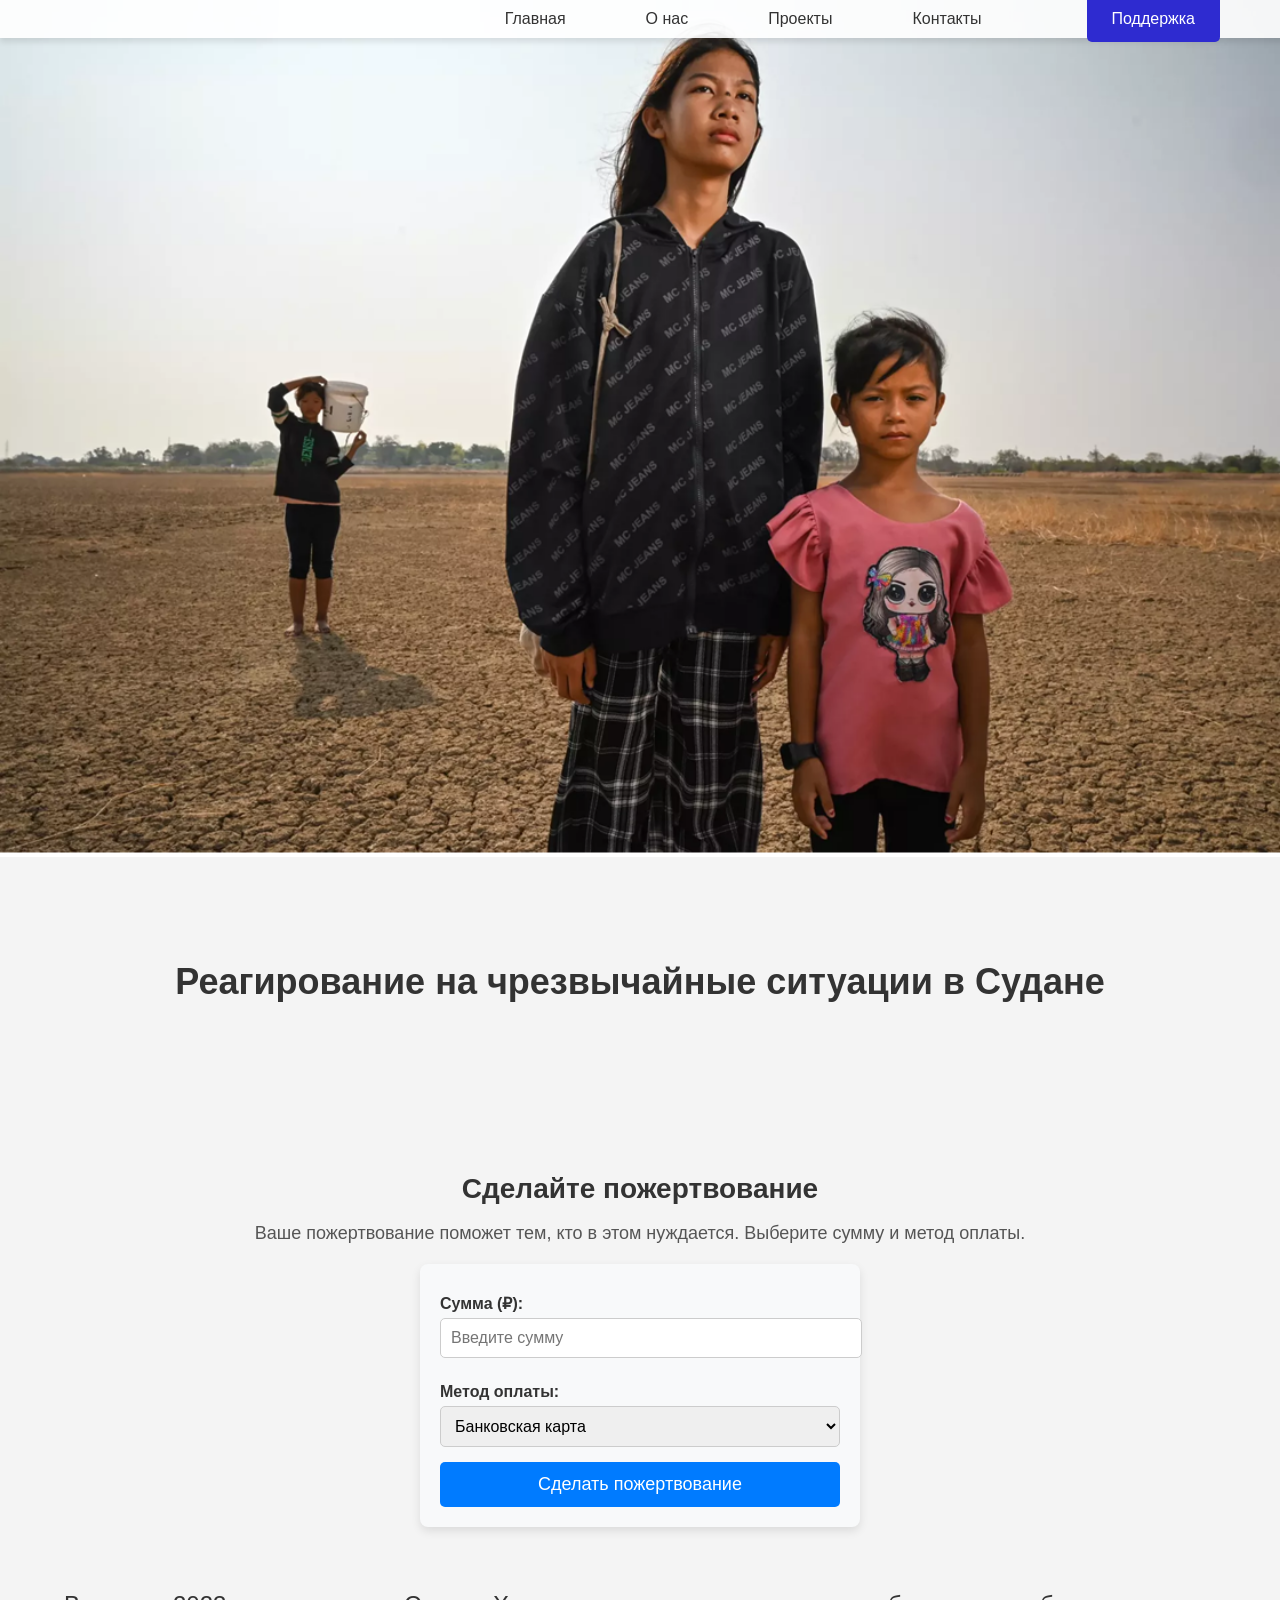
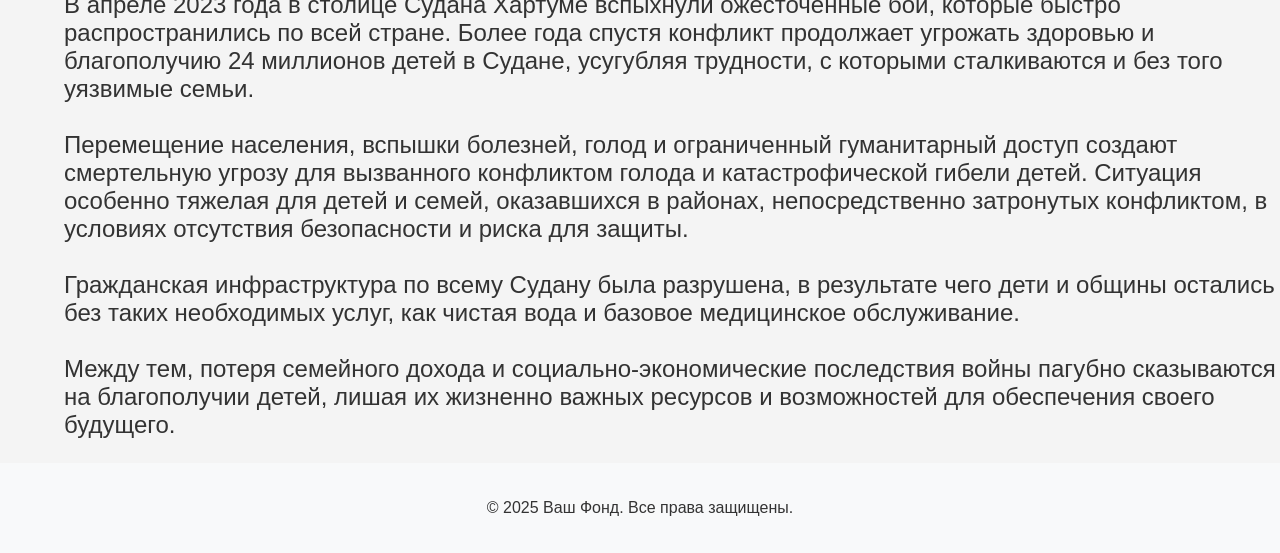
<file: pages/news4.html>
<!DOCTYPE html>
<html lang="ru">
<head>
    <meta charset="UTF-8">
    <meta name="viewport" content="width=device-width, initial-scale=1.0">
    <title>Дети Гаити в осаде</title>
    <link rel="stylesheet" href="../styles/styles.css"> 
</head>
<body>
    <header>
        <nav>
            <div class="burger-menu" id="burger-menu">
                <div class="burger-line"></div>
                <div class="burger-line"></div>
                <div class="burger-line"></div>
            </div>
            <ul id="nav-links">
                <li><a href="../index.html">Главная</a></li>
                <li><a href="../pages/about.html">О нас</a></li>
                <li><a href="../pages/projects.html">Проекты</a></li>
                <li><a href="../pages/team.html">Контакты</a></li> 
                <div class="separator"></div>
                <li><a href="../pages/donate.html" class="support-button">Поддержка</a></li>
            </ul>
        </nav>
    </header>

    <main>

            
            <img src="../assets/new4.jpg" alt="Ситуция в Судане" style="width: 100%;">
            <h2>Реагирование на чрезвычайные ситуации в Судане</h2>
            <section class="donation-section">
                <h2 class="donation-title">Сделайте пожертвование</h2>
                <p class="donation-text">Ваше пожертвование поможет тем, кто в этом нуждается. Выберите сумму и метод оплаты.</p>
                
                <form id="donation-form" class="donation-form">
                    <label for="amount" class="donation-label">Сумма (₽):</label>
                    <input type="number" id="amount" name="amount" class="donation-input" min="50" required placeholder="Введите сумму">
                    
                    <label for="payment-method" class="donation-label">Метод оплаты:</label>
                    <select id="payment-method" name="payment-method" class="donation-select" required>
                        <option value="card">Банковская карта</option>
                        <option value="paypal">PayPal</option>
                        <option value="yoomoney">ЮMoney</option>
                        <option value="crypto">Криптовалюта</option>
                    </select>
        
                    <button type="submit" class="donation-button">Сделать пожертвование</button>
                </form>
            </section>

            <p style="font-size: 24px;padding-left: 5%; max-width: 95%; overflow: auto; ">
                В апреле 2023 года в столице Судана Хартуме вспыхнули ожесточенные бои,
                которые быстро распространились по всей стране. Более года 
                спустя конфликт продолжает угрожать здоровью и благополучию 
                24 миллионов детей в Судане, усугубляя трудности, с которыми 
                сталкиваются и без того уязвимые семьи.<br>
                <br>
                Перемещение населения, вспышки болезней, голод и ограниченный 
                гуманитарный доступ создают смертельную угрозу для вызванного 
                конфликтом голода и катастрофической гибели детей. 
                Ситуация особенно тяжелая для детей и семей, оказавшихся в районах, 
                непосредственно затронутых конфликтом, в условиях отсутствия 
                безопасности и риска для защиты.<br>
                <br>
                Гражданская инфраструктура по всему Судану была разрушена, 
                в результате чего дети и общины остались без таких 
                необходимых услуг, как чистая вода и базовое медицинское обслуживание.<br>
                <br>
                Между тем, потеря семейного дохода и социально-экономические 
                последствия войны пагубно сказываются на благополучии детей, 
                лишая их жизненно важных ресурсов и возможностей для обеспечения 
                своего будущего.</p>
            
           

    
    </main>

    <footer>
        <p>&copy; 2025 Ваш Фонд. Все права защищены.</p>
    </footer>
    <script src="../scripts/burger-menu.js"></script>
</body>
</html>
</file>
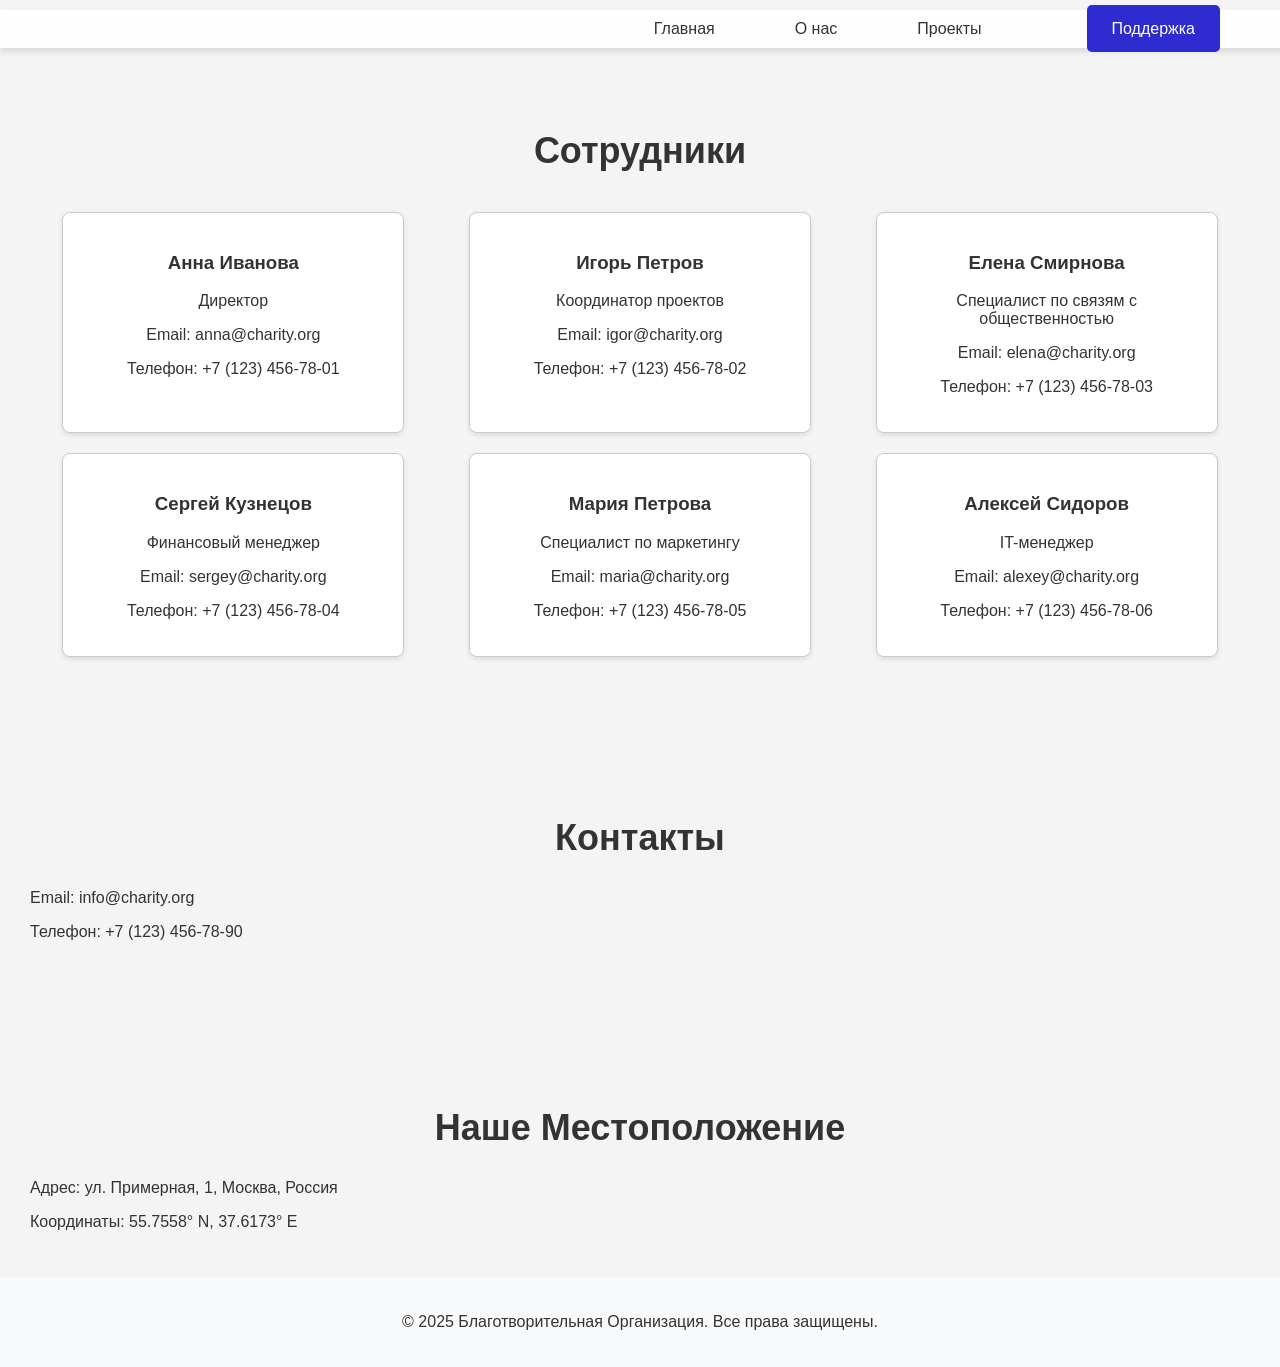
<file: pages/team.html>
<!DOCTYPE html>
<html lang="ru">
<head>
    <meta charset="UTF-8">
    <meta name="viewport" content="width=device-width, initial-scale=1.0">
    <title>Команда Благотворительной Организации</title>
    <link rel="stylesheet" href="../styles/styles.css"> 
</head>
<body>

    <header>
        <nav>
            <div class="burger-menu" id="burger-menu">
                <div class="burger-line"></div>
                <div class="burger-line"></div>
                <div class="burger-line"></div>
            </div>
            
            <ul id="nav-links">                
                <li><a href="../index.html">Главная</a></li>
                <li><a href="../pages/about.html">О нас</a></li>
                <li><a href="../pages/projects.html">Проекты</a></li>

                <div class="separator"></div>
                <li><a href="../pages/donate.html" class="support-button">Поддержка</a></li>
            </ul>
        </nav>
    </header>

    <section id="team">
        <h2 style="width: 100%; text-align: center;">Сотрудники</h2>
        <div class="card">
            <h3>Анна Иванова</h3>
            <p>Директор</p>
            <p>Email: anna@charity.org</p>
            <p>Телефон: +7 (123) 456-78-01</p>
        </div>
        <div class="card">
            <h3>Игорь Петров</h3>
            <p>Координатор проектов</p>
            <p>Email: igor@charity.org</p>
            <p>Телефон: +7 (123) 456-78-02</p>
        </div>
        <div class="card">
            <h3>Елена Смирнова</h3>
            <p>Специалист по связям с общественностью</p>
            <p>Email: elena@charity.org</p>
            <p>Телефон: +7 (123) 456-78-03</p>
        </div>
        <div class="card">
            <h3>Сергей Кузнецов</h3>
            <p>Финансовый менеджер</p>
            <p>Email: sergey@charity.org</p>
            <p>Телефон: +7 (123) 456-78-04</p>
        </div>
        <div class="card">
            <h3>Мария Петрова</h3>
            <p>Специалист по маркетингу</p>
            <p>Email: maria@charity.org</p>
            <p>Телефон: +7 (123) 456-78-05</p>
        </div>
        <div class="card">
            <h3>Алексей Сидоров</h3>
            <p>IT-менеджер</p>
            <p>Email: alexey@charity.org</p>
            <p>Телефон: +7 (123) 456-78-06</p>
        </div>
    </section>

    <section id="contacts">
        <h2>Контакты</h2>
        <p>Email: info@charity.org</p>
        <p>Телефон: +7 (123) 456-78-90</p>
    </section>

    <section id="location">
        <h2>Наше Местоположение</h2>
        <p>Адрес: ул. Примерная, 1, Москва, Россия</p>
        <p>Координаты: 55.7558° N, 37.6173° E</p>
    </section>

    <footer>
        <p>&copy; 2025 Благотворительная Организация. Все права защищены.</p>
    </footer>

    <script src="../scripts/burger-menu.js"></script>
</body>
</html>
</file>
<file: styles/styles.css>
body {
    font-family: Arial, sans-serif;
    margin: 0;
    padding: 0;
    background-color: #f4f4f4;
    color: #333;
}


header {
    position: fixed;
    width: 100%;
    background: rgba(255, 255, 255, 0.9); 
    padding: 10px 20px;
    display: flex;
    justify-content: flex-end;
    z-index: 1000;
    flex-wrap: nowrap;
    box-shadow: 0 4px 6px rgba(0, 0, 0, 0.1);  
}


nav {
    flex-wrap: wrap;
    margin-right: 60px;
    margin-top: 0;
}


nav ul {
    list-style: none;
    padding: 0;
    margin: 0;
    display: flex;
    align-items: center;
    flex-wrap: wrap;
}


nav li {
    margin-left: 30px;
    position: relative;
    flex: 0 1 auto;
}


nav a {
    text-decoration: none;
    color: #333;
    padding: 10px 15px;
    border-radius: 5px;
    transition: background 0.3s;
}

nav a:hover {
    background: rgba(0, 0, 0, 0.1);
}


.support-button {
    background-color: #2E2BD0;
    color: white;
    padding: 15px 25px;
    font-size: 16px;
    border-radius: 5px;
    transition: background 0.3s;
    margin-left: 40px;
}

.support-button:hover {
    background: #1B1B8E;
}


nav .separator {
    width: 1px;
    height: 30px;
    background-color: #ccc;
    position: absolute;
    left: -30px;
    top: 50%;
    transform: translateY(-50%);
}

.project-container {
    display: flex;
    flex-direction: column;
    padding: 20px;
}

.project-card {
    display: flex;
    flex-direction: column;
    align-items: center;
    gap: 10px;
    transition: transform 0.3s, box-shadow 0.3s;
    width: 100%;
    margin-bottom: 20px;
    background: white;
    border-radius: 8px;
    box-shadow: 0 2px 4px rgba(0, 0, 0, 0.1);
    padding: 20px;
}

.project-card:hover {
    transform: scale(1.05);
    box-shadow: 0 6px 12px rgba(0, 0, 0, 0.15);
}

.project-card img {
    width: 100%;
    max-width: 400px;
    border-radius: 8px;
}

.project-card button {
    background: lightblue;
    color: white;
    font-size: 16px;
    padding: 12px 20px;
    border: none;
    border-radius: 6px;
    cursor: pointer;
    transition: background 0.3s, transform 0.2s;
}

.project-card button:hover {
    background: #007bff;
    transform: scale(1.1);
}

.donate-button {
    background: lightblue;
    color: white;
    font-size: 16px;
    padding: 12px 20px;
    border: none;
    border-radius: 6px;
    cursor: pointer;
    transition: background 0.3s, transform 0.2s;
}

.donate-button:hover {
    background: #007bff;
    transform: scale(1.1);
}

section {
    padding: 20px;
    margin: 20px;
}

#team {
    display: flex;
    flex-wrap: wrap;
    justify-content: space-around;
}

.card {
    background-color: #ffffff;
    border: 1px solid #ccc;
    border-radius: 8px;
    padding: 20px;
    margin: 10px;
    width: 300px;
    box-shadow: 0 2px 5px rgba(0, 0, 0, 0.1);
    text-align: center;
}

footer {
    text-align: center;
    padding: 20px;
    background-color: #f8f9fa;
}

.news-section {
    display: flex;
    justify-content: space-between;
    padding: 0 10px;
}

.news-card {
    border: 1px solid #ccc;
    border-radius: 8px;
    overflow: hidden;
    width: 23%;
    margin: 0;
}

.news-card img {
    width: 100%;
    height: auto;
}

.news-card-content {
    padding: 10px;
}

.subscribe-form {
    background: linear-gradient(135deg, #1B1B8E, #4CAF50);
    border-radius: 16px;
    padding: 20px;
    margin: 60px 60px 40px;
    text-align: center;
    color: white;
    display: flex;
    justify-content: space-between;
}

.subscribe-form .form-content {
    width: 50%;
}

.subscribe-form .info-text {
    width: 40%;
    padding-left: 20px;
    text-align: left;
    font-size: 1.5em;
}

.subscribe-form input[type="text"],
.subscribe-form input[type="email"],
.subscribe-form input[type="tel"] {
    width: 80%;
    padding: 15px;
    margin: 10px 0;
    border: none;
    border-bottom: 2px solid white;
    background: transparent;
    color: white;
    font-size: 1.2em;
}

.subscribe-form input::placeholder {
    color: rgba(255, 255, 255, 0.7);
    font-size: 1.2em;
}

h1 {
    font-size: 3rem;
    padding-right: 60px;
    margin-top: 0;
}

p {
    font-size: 2,5rem; 
}

h2 {
    margin-top: 100px;
    width: 100%;
    text-align: center;
}

.subscribe-form button {
    background-color: white;
    color: #1B1B8E;
    padding: 10px 20px;
    border: none;
    border-radius: 4px;
    cursor: pointer;
    font-size: 1.2em;
}

.subscribe-form button:hover {
    background-color: #f0f0f0;
}

@media (max-width: 768px) {
    nav {
        margin-right: 20px;
    }

    nav ul {
        flex-direction: column;
    }

    nav li {
        margin-left: 0;
        margin-bottom: 10px;
    }

    section {
        padding: 10px;
        margin: 10px;
    }

    .card {
        width: 90%;
    }

    .news-card {
        width: 90%;
    }
}

    .news-section {
        display: flex;
        flex-wrap: wrap; 
        justify-content: space-between; 
        padding: 0 60px;
    }
    
    .news-card {
        border: 1px solid #ccc;
        border-radius: 8px;
        overflow: hidden;
        width: calc(30% - 10px); 
        margin: 10px; 
    }
    
    @media (max-width: 768px) {
        .news-card {
            width: calc(300px); 
        }
    }
    
    @media (max-width: 480px) {
        .news-card {
            width: 100%; 
            margin: 10px 0; 
        }
        .support-button, nav a {
            padding: 8px 12px;
            font-size: 14px;
        }
    }
    section {
        margin: 10px;
    }

    h2 {
        font-size: 36px;
    }
    
    .donation-section {
        text-align: center;
        padding: 40px;
    }
    
    .donation-title {
        font-size: 28px;
        color: #333;
        margin-bottom: 10px;
    }
    
    .donation-text {
        font-size: 18px;
        margin-bottom: 20px;
        color: #555;
    }
    
   
    .donation-form {
        display: inline-block;
        text-align: left;
        max-width: 400px;
        width: 100%;
        padding: 20px;
        background: #f8f9fa;
        border-radius: 8px;
        box-shadow: 0px 4px 10px rgba(0, 0, 0, 0.1);
    }
    
    .donation-label {
        display: block;
        font-size: 16px;
        margin: 10px 0 5px;
        font-weight: bold;
    }
    
    .donation-input, .donation-select {
        width: 100%;
        padding: 10px;
        font-size: 16px;
        border: 1px solid #ccc;
        border-radius: 5px;
        margin-bottom: 15px;
        outline: none;
        transition: border-color 0.3s;
    }
    
    .donation-input:focus, .donation-select:focus {
        border-color: #007bff;
    }
    
   
    .donation-button {
        display: block;
        width: 100%;
        padding: 12px;
        background-color: #007bff;
        color: white;
        border: none;
        font-size: 18px;
        cursor: pointer;
        border-radius: 5px;
        transition: background-color 0.3s;
    }
    
    .donation-button:hover {
        background-color: #0056b3;
    }
    
    @media screen and (max-width: 1024px) {
        .subscribe-form {
            flex-direction: column;
            padding: 20px;
        }
    
        .subscribe-form .form-content,
        .subscribe-form .info-text {
            width: 100%;
        }
    
        .subscribe-form .info-text {
            padding-left: 0;
            margin-top: 20px;
            text-align: center;
        }
    
        .subscribe-form input[type="text"],
        .subscribe-form input[type="email"],
        .subscribe-form input[type="tel"] {
            width: 90%;
            font-size: 1.1em;
        }
    
        h2 {
            font-size: 2.5rem;
            margin-top: 50px;
        }
    
        p {
            font-size: 2rem;
        }
    
        .subscribe-form button {
            padding: 12px 25px;
            font-size: 1.1em;
        }
    }
    
    
    @media screen and (max-width: 768px) {
        .subscribe-form {
            flex-direction: column;
            padding: 15px;
            margin: 40px 20px;
        }
    
        .subscribe-form .form-content,
        .subscribe-form .info-text {
            width: 100%;
        }
    
        .subscribe-form input[type="text"],
        .subscribe-form input[type="email"],
        .subscribe-form input[type="tel"] {
            width: 100%;
            font-size: 1.1em;
            padding: 12px;
        }
    
        h2 {
            font-size: 2rem;
            margin-top: 30px;
        }
    
        p {
            font-size: 1.5rem;
        }
    
        .subscribe-form button {
            padding: 12px 30px;
            font-size: 1.1em;
        }
    }
    
   
    @media screen and (max-width: 480px) {
        .subscribe-form {
            padding: 10px;
            margin: 20px 10px;
        }
    
        .subscribe-form input[type="text"],
        .subscribe-form input[type="email"],
        .subscribe-form input[type="tel"] {
            padding: 10px;
            font-size: 1em;
        }
    
        h2 {
            font-size: 1.5rem;
            margin-top: 20px;
        }
    
        p {
            font-size: 1.2rem;
        }
    
        .subscribe-form button {
            padding: 10px 20px;
            font-size: 1em;
        }
    }

.burger-menu {
    display: none; 
    flex-direction: column;
    cursor: pointer;
    z-index: 999; 
    margin-right: 20px;
    margin-top: 0;
}

.burger-line {
    width: 25px;
    height: 3px;
    margin: 5px 0;
    background-color: #333;
}

#nav-links {
    display: flex; 
    list-style: none;
    margin: 0;
    padding: 0;
    margin-top: 0;
}

#nav-links li {
    margin-right: 20px;
    margin-top: 0;
}


@media screen and (max-width: 768px) {
    
    #nav-links {
        display: none; 
        flex-direction: column;
        width: 100%;
        background-color: #fff;
        position: absolute;
        top: 60px;
        right: 0;
        box-shadow: 0px 8px 16px rgba(0, 0, 0, 0.2);
        z-index: 998;
    }

    
    .burger-menu {
        display: flex;
    }

    
    #nav-links.active {
        display: flex; 
    }

    #nav-links li {
        margin: 10px 0;

    }
}
</file>
